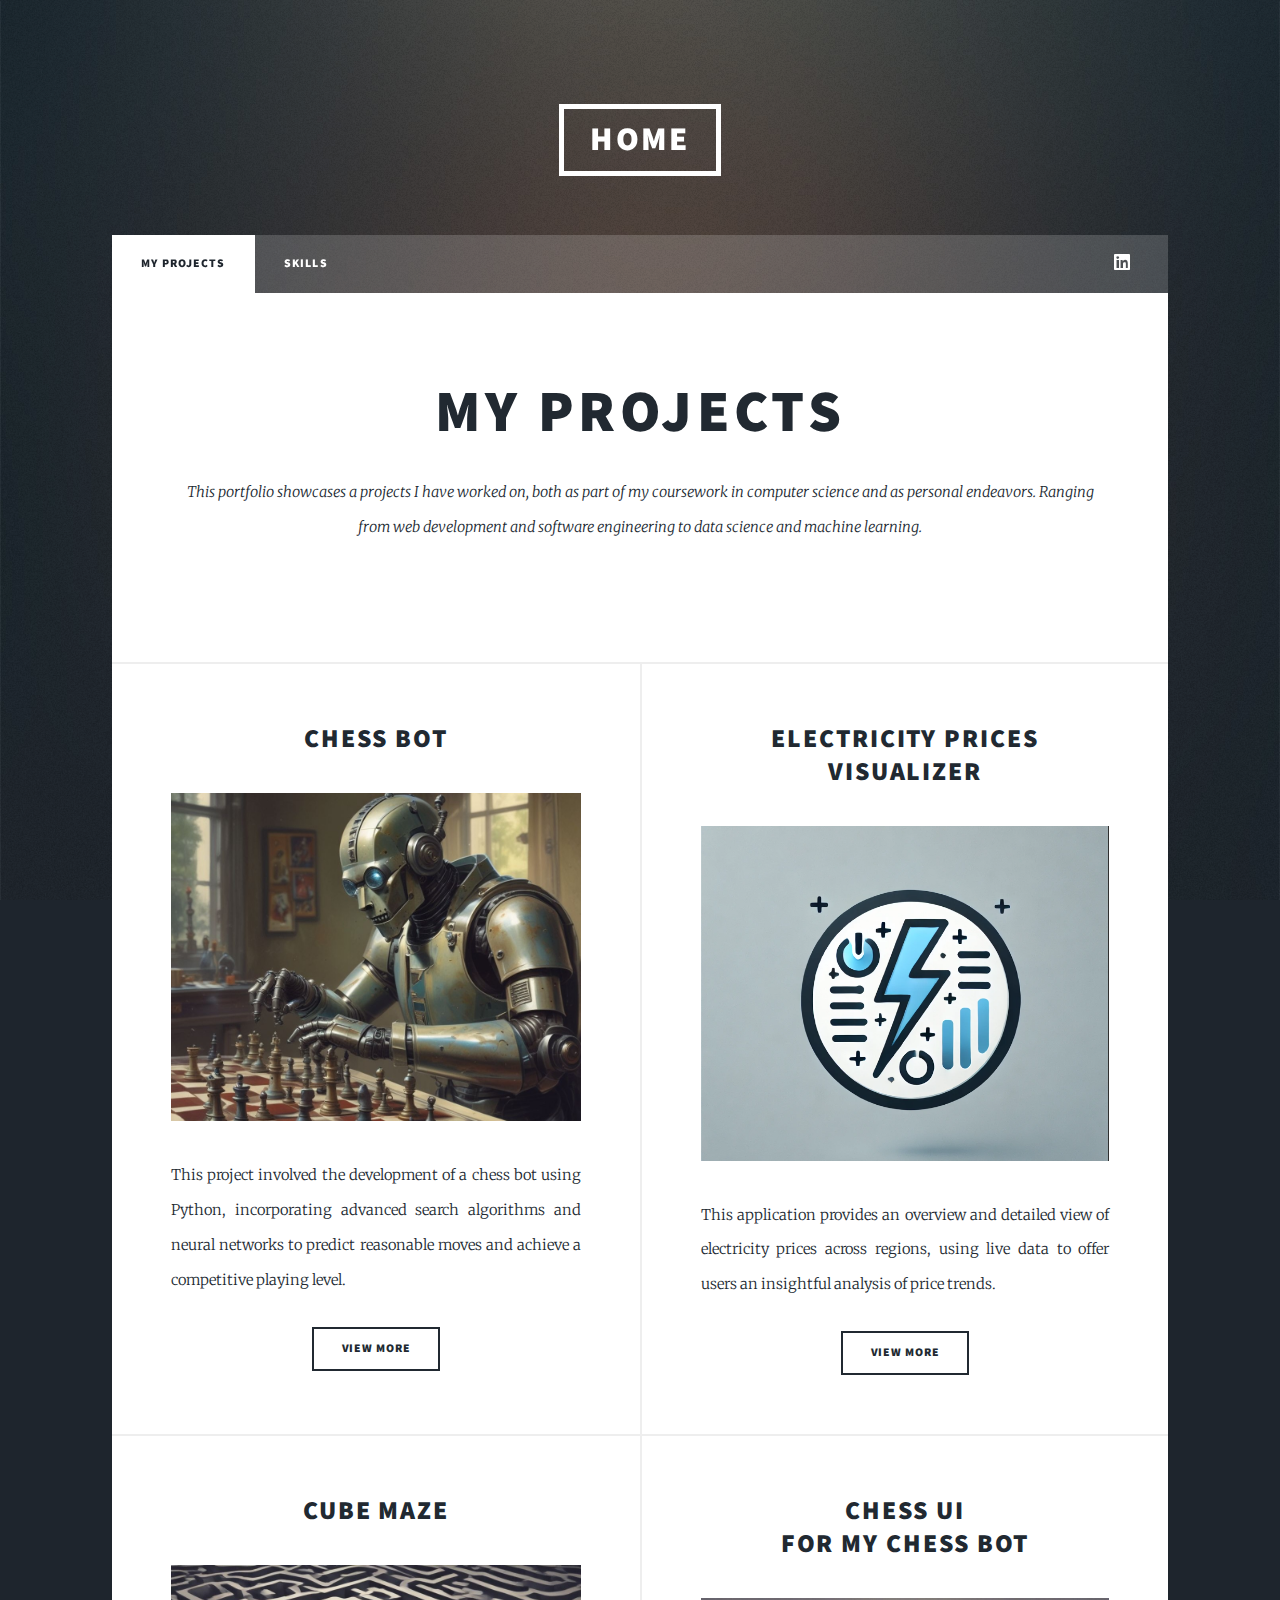
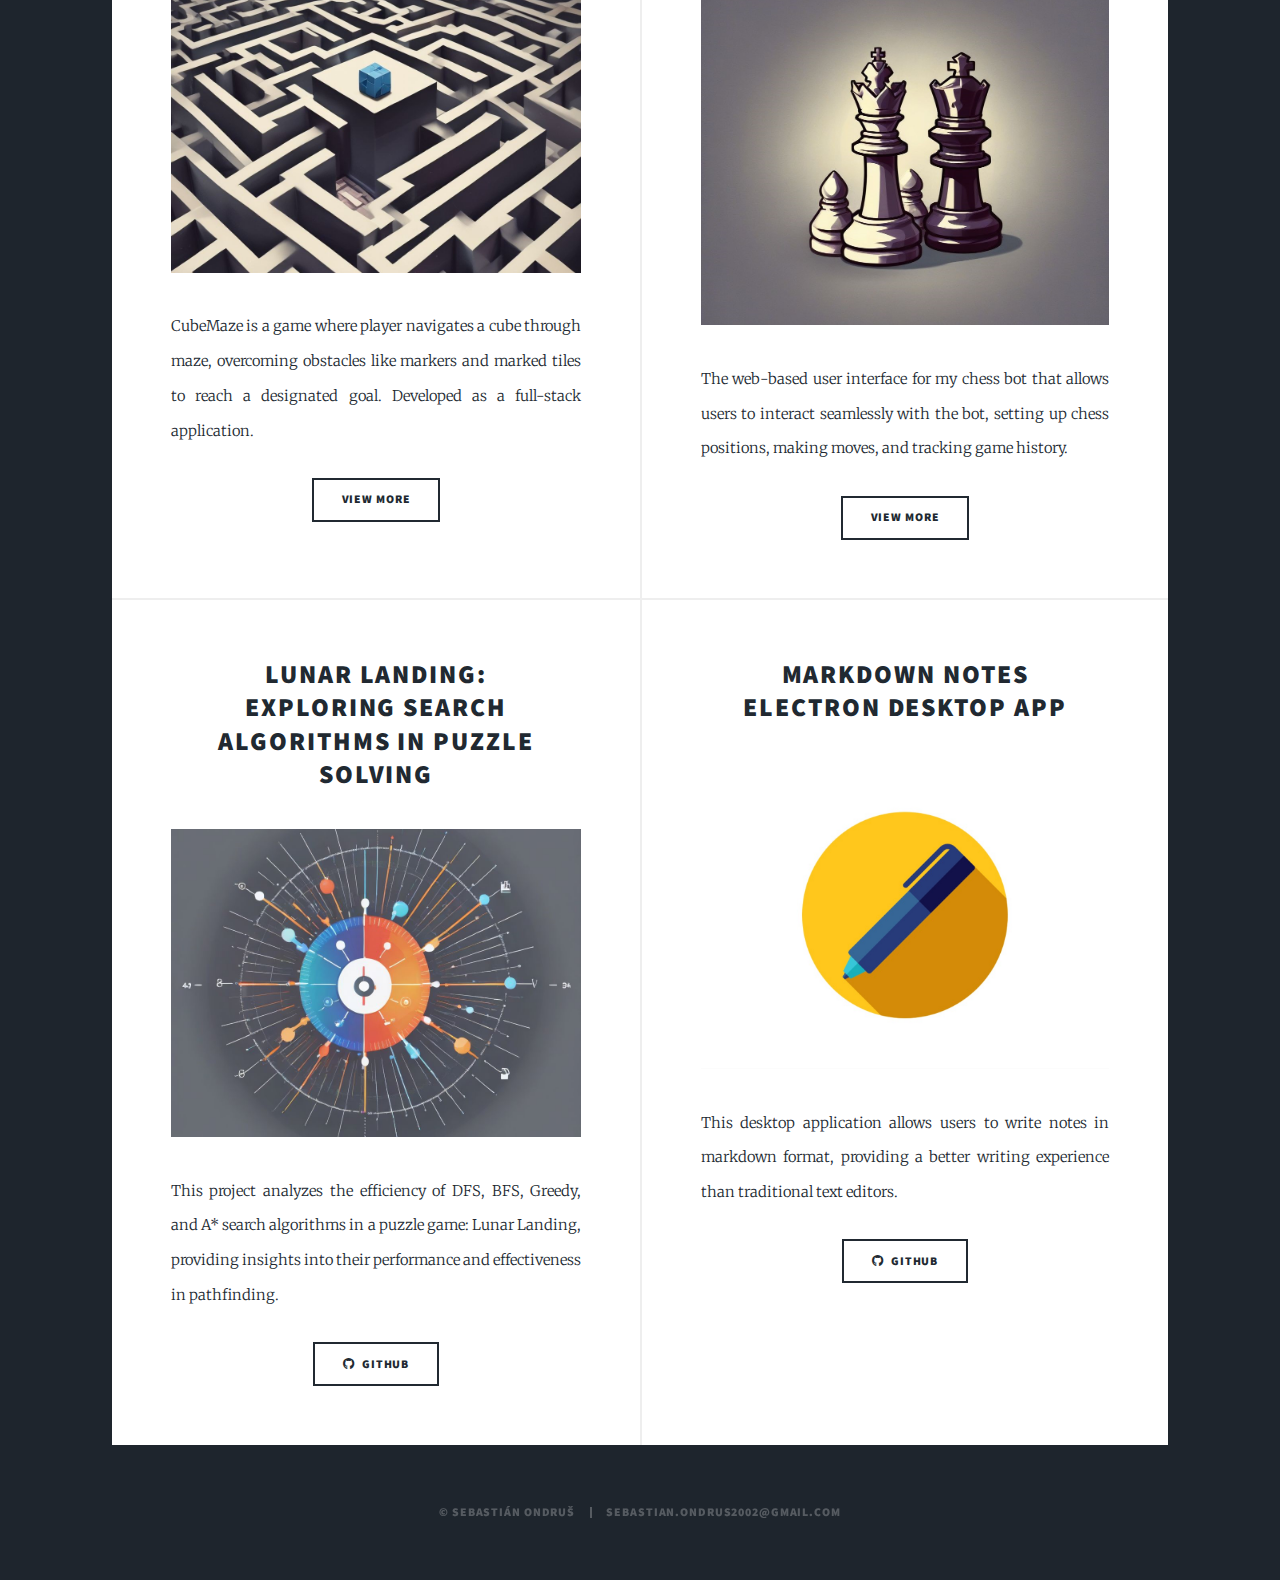
<file: projects.html>
<!DOCTYPE HTML>
<html>
	<head>
		<title>My Projects</title>
		<meta charset="utf-8" />
		<meta name="viewport" content="width=device-width, initial-scale=1, user-scalable=no" />
		<link rel="stylesheet" href="assets/css/main.css" />
		<noscript><link rel="stylesheet" href="assets/css/noscript.css" /></noscript>
	</head>
	<body class="is-preload">

		<!-- Wrapper -->
			<div id="wrapper">

				<!-- Header -->
					<header id="header">
						<a href="index.html" class="logo">Home</a>
					</header>

				<!-- Nav -->
					<nav id="nav">
						<ul class="links">
							<!-- <li class="active"><a href="index.html">Home</a></li> -->
							<li class="active"><a href="projects.html">My projects</a></li>
							<li><a href="skills.html">Skills</a></li>
						</ul>
						<ul class="icons">
							<li><a href="https://www.linkedin.com/in/sebasti%C3%A1n-ondru%C5%A1-29b173282/" target="_blank" class="icon brands fa-linkedin"><span class="label">LinkedIn</span></a></li>
							<!-- <li><a href="#" class="icon brands fa-github"><span class="label">GitHub</span></a></li> -->
						</ul>
					</nav>

				<!-- Main -->
                <div id="main">

                    <!-- Featured Post -->
                        <article class="post featured">
                            <header class="major">
                                <h2>My Projects</h2>
                                <p>This portfolio showcases a projects I have worked on, both as part of my coursework in computer science and as personal endeavors. Ranging from web development and software engineering to data science and machine learning.</p>
                            </header>  

                        </article>

                    <!-- Posts -->
                        <section class="posts">
                            <article>
                                <header>
                                    <h2><a href="projects/chessBot.html"></a>Chess bot</h2>
                                </header>
                                <a href="projects/chessBot.html" class="image fit"><img src="images/ai-chess.jpg" alt="" /></a>
                                <p>This project involved the development of a chess bot using Python, incorporating advanced search algorithms and neural networks to predict reasonable moves and achieve a competitive playing level.</p>
                                <ul class="actions special">
                                    <li><a href="projects/chessBot.html" class="button">View More</a></li>
                                </ul>
                            </article>
                            <article>
                                <header>
                                    <h2><a href="projects/electricity-app.html"></a>Electricity prices visualizer</h2>
                                </header>
                                <a href="projects/electricity-app.html" class="image fit"><img src="images/electricity-app.png" alt="" /></a>
                                <p>This application provides an overview and detailed view of electricity prices across regions, using live data to offer users an insightful analysis of price trends.</p>
                                <ul class="actions special">
                                    <li><a href="projects/electricity-app.html" class="button">View More</a></li>
                                </ul>
                            </article>
                            <article>
                                <header>
                                    <h2><a href="projects/cubeMaze.html">Cube Maze</h2>
                                </header>
                                <a href="projects/cubeMaze.html" class="image fit"><img src="images/cubeMaze.jpg" alt="" /></a>
                                <p>CubeMaze is a game where player navigates a cube through maze, overcoming obstacles like markers and marked tiles to reach a designated goal. Developed as a full-stack application.</p>
                                <ul class="actions special">
                                    <li><a href="projects/cubeMaze.html" class="button">View More</a></li>
                                </ul>
                            </article>
                            <article>
                                <header>
                                    <h2><a href="projects/chessUI.html">Chess UI<br />
                                    for my chess bot</a></h2>
                                </header>
                                <a href="projects/chessUI.html" class="image fit"><img src="images/chess-ui.jpeg" alt="" /></a>
                                <p>The web-based user interface for my chess bot that allows users to interact seamlessly with the bot, setting up chess positions, making moves, and tracking game history.</p>
                                <ul class="actions special">
                                    <li><a href="projects/chessUI.html" class="button">View More</a></li>
                                </ul>
                            </article>
                            <article>
                                <header>
                                    <h2><a href="https://github.com/SebastianOndrus/lunarLandingAlgs" target="_blank">Lunar Landing:</br>
                                        Exploring Search Algorithms in Puzzle Solving</a></h2>
                                </header>
                                <a href="https://github.com/SebastianOndrus/lunarLandingAlgs" target="_blank" class="image fit"><img src="images/alg-viz.jpg" alt="" /></a>
                                <p>This project analyzes the efficiency of DFS, BFS, Greedy, and A* search algorithms in a puzzle game: Lunar Landing,
                                     providing insights into their performance and effectiveness in pathfinding.</p>
                                <ul class="actions special">
                                    <li><a href="https://github.com/SebastianOndrus/lunarLandingAlgs" target="_blank" class="button icon brands fa-github">Github</a></li>
                                </ul>
                            </article>
                            <article>
                                <header>
                                    <h2><a href="https://github.com/SebastianOndrus/MarkdownNotes" target="_blank">Markdown Notes</br>
                                        Electron desktop app</a></h2>
                                </header>
                                <a href="https://github.com/SebastianOndrus/MarkdownNotes" target="_blank" class="image fit"><img src="images/markdown-notes.jpg" alt="" /></a>
                                <p>This desktop application allows users to write notes in markdown format, providing a better writing experience than traditional text editors.</p>
                                <ul class="actions special">
                                    <li><a href="https://github.com/SebastianOndrus/MarkdownNotes" target="_blank" class="button icon brands fa-github">Github</a></li>
                                </ul>
                            </article>
                            <!-- <article>
                                <header>
                                    <h2><a href="https://kamenspis.netlify.app/" target="_blank">Web Page for<br />
                                        stonemasonry company</a></h2>
                                </header>
                                <a href="https://kamenspis.netlify.app/" target="_blank" class="image fit"><img src="images/kamenspis.png" alt="" /></a>
                                <p>A stonemasonry company's website, built with React and Vite. Currently under development, featuring placeholder content and design elements.</p>
                                <ul class="actions special">
                                    <li><a href="https://kamenspis.netlify.app/" target="_blank" class="button">Visit Page</a></li>
                                </ul>
                            </article>
                            <article>
                                <header>
                                    <h2><a href="https://github.com/SebastianOndrus/copymaster" target="_blank">Copymaster project</a></h2>
                                </header>
                                <a href="https://github.com/SebastianOndrus/copymaster" target="_blank" class="image fit"><img src="images/copymaster.jpg" alt="" /></a>
                                <p>"Copymaster" is a versatile command-line tool for file copying, offering fast, slow, and precise copying options with features like seeking, permission management, and sparse copying.</p>
                                <ul class="actions special">
                                    <li><a href="https://github.com/SebastianOndrus/copymaster" target="_blank" class="button icon brands fa-github">Github</a></li>
                                </ul>
                            </article> -->
                            
                        </section>

            
                </div>

				<!-- Copyright -->
                <div id="copyright">
                    <ul><li>&copy; Sebastián Ondruš</li><li>sebastian.ondrus2002@gmail.com</li></ul>
                </div>

			</div>

		<!-- Scripts -->
			<script src="assets/js/jquery.min.js"></script>
			<script src="assets/js/jquery.scrollex.min.js"></script>
			<script src="assets/js/jquery.scrolly.min.js"></script>
			<script src="assets/js/browser.min.js"></script>
			<script src="assets/js/breakpoints.min.js"></script>
			<script src="assets/js/util.js"></script>
			<script src="assets/js/main.js"></script>

	</body>
</html>
</file>
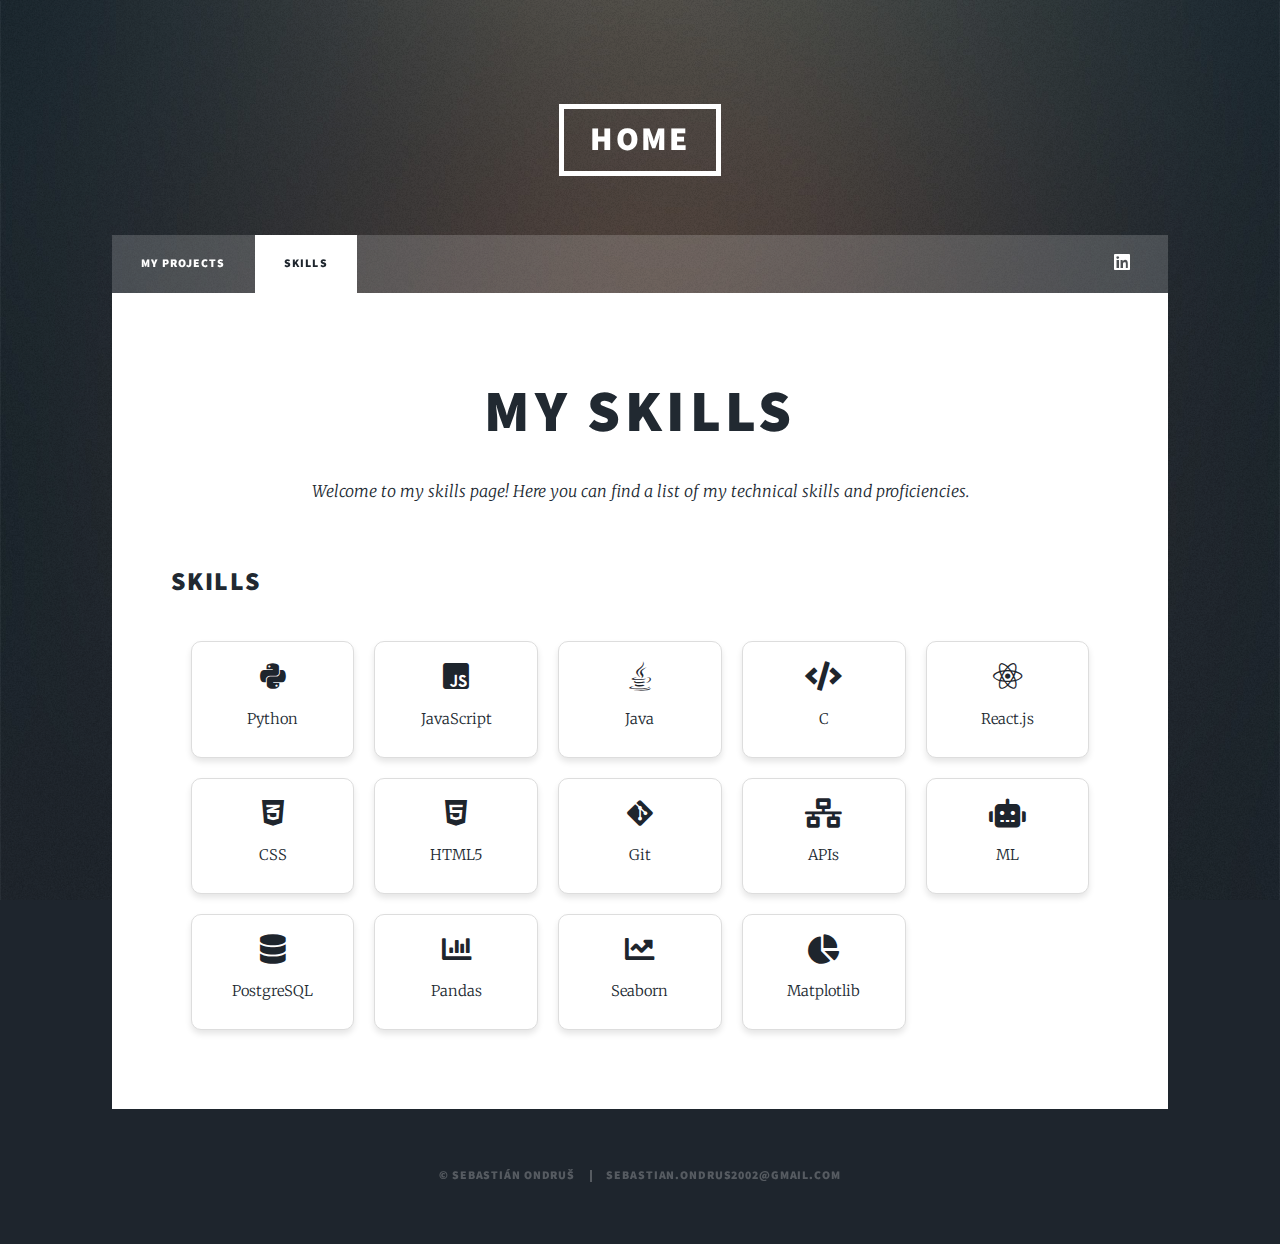
<file: skills.html>
<!DOCTYPE HTML>
<html>
	<head>
		<title>My Skills</title>
		<meta charset="utf-8" />
		<meta name="viewport" content="width=device-width, initial-scale=1, user-scalable=no" />
		<link rel="stylesheet" href="assets/css/main.css" />
		<noscript><link rel="stylesheet" href="assets/css/noscript.css" /></noscript>
	</head>
	<body class="is-preload">

		<!-- Wrapper -->
			<div id="wrapper">

				<!-- Header -->
					<header id="header">
						<a href="index.html" class="logo">Home</a>
					</header>

				<!-- Nav -->
					<nav id="nav">
						<ul class="links">
							<li><a href="projects.html">My Projects</a></li>
							<li class="active"><a href="skills.html">Skills</a></li>
						</ul>
						<ul class="icons">
							<li><a href="https://www.linkedin.com/in/sebasti%C3%A1n-ondru%C5%A1-29b173282/" target="_blank" class="icon brands fa-linkedin"><span class="label">LinkedIn</span></a></li>
						</ul>
					</nav>

				<!-- Main -->
		<div id="main">

			<!-- Post -->
			<section class="post">
				<header class="major">
					<h1>My skills</h1>
					<p>Welcome to my skills page! Here you can find a list of my technical skills and proficiencies.</p>
				</header>
				<!-- <div class="image main"><img src="images/pic01.jpg" alt="" /></div> -->
				<h2>Skills</h2>
				<div class="skills-grid">
					<div class="skill">
						<i class="fab fa-python"></i>
						<span>Python</span>
					</div>
					<div class="skill">
						<i class="fab fa-js-square"></i>
						<span>JavaScript</span>
					</div>
					<div class="skill">
						<i class="fab fa-java"></i>
						<span>Java</span>
					</div>
					<div class="skill">
						<i class="fas fa-code"></i>
						<span>C</span>
					</div>
					<div class="skill">
						<i class="fab fa-react"></i>
						<span>React.js</span>
					</div>
					<div class="skill">
						<i class="fab fa-css3-alt"></i>
						<span>CSS</span>
					</div>
					<div class="skill">
						<i class="fab fa-html5"></i>
						<span>HTML5</span>
					</div>
					<div class="skill">
						<i class="fab fa-git-alt"></i>
						<span>Git</span>
					</div>
					<div class="skill">
						<i class="fas fa-network-wired"></i> <!-- Using a network icon for APIs -->
						<span>APIs</span>
					</div>
					<div class="skill">
						<i class="fas fa-robot"></i>
						<span>ML</span>
					</div>
					<div class="skill">
						<i class="fas fa-database"></i>
						<span>PostgreSQL</span>
					</div>
					<div class="skill">
						<i class="fas fa-chart-bar"></i>
						<span>Pandas</span>
					</div>
					<div class="skill">
						<i class="fas fa-chart-line"></i>
						<span>Seaborn</span>
					</div>
					<div class="skill">
						<i class="fas fa-chart-pie"></i>
						<span>Matplotlib</span>
					</div>
				</div>
			</section>

		</div>
				<!-- Copyright -->
					<div id="copyright">
						<ul><li>&copy; Sebastián Ondruš</li><li>sebastian.ondrus2002@gmail.com</li></ul>
					</div>

			</div>

		<!-- Scripts -->
			<script src="assets/js/jquery.min.js"></script>
			<script src="assets/js/jquery.scrollex.min.js"></script>
			<script src="assets/js/jquery.scrolly.min.js"></script>
			<script src="assets/js/browser.min.js"></script>
			<script src="assets/js/breakpoints.min.js"></script>
			<script src="assets/js/util.js"></script>
			<script src="assets/js/main.js"></script>


            <style>
                .skills-grid {
                    display: grid;
                    grid-template-columns: repeat(auto-fit, minmax(150px, 1fr));
                    gap: 20px;
                    padding: 20px;
                    background: white;
                    border-radius: 10px;
                }
                .skill {
                    display: flex;
                    flex-direction: column;
                    align-items: center;
                    justify-content: center;
                    background: white;
                    border: 1px solid #ddd;
                    border-radius: 10px;
                    padding: 20px;
                    text-align: center;
                    box-shadow: 0 4px 6px rgba(0, 0, 0, 0.1);
                }
                .skill i {
                    font-size: 2rem;
                    margin-bottom: 10px;
                    color: #1e252d;
                }
            </style>
	</body>
</html>
</file>
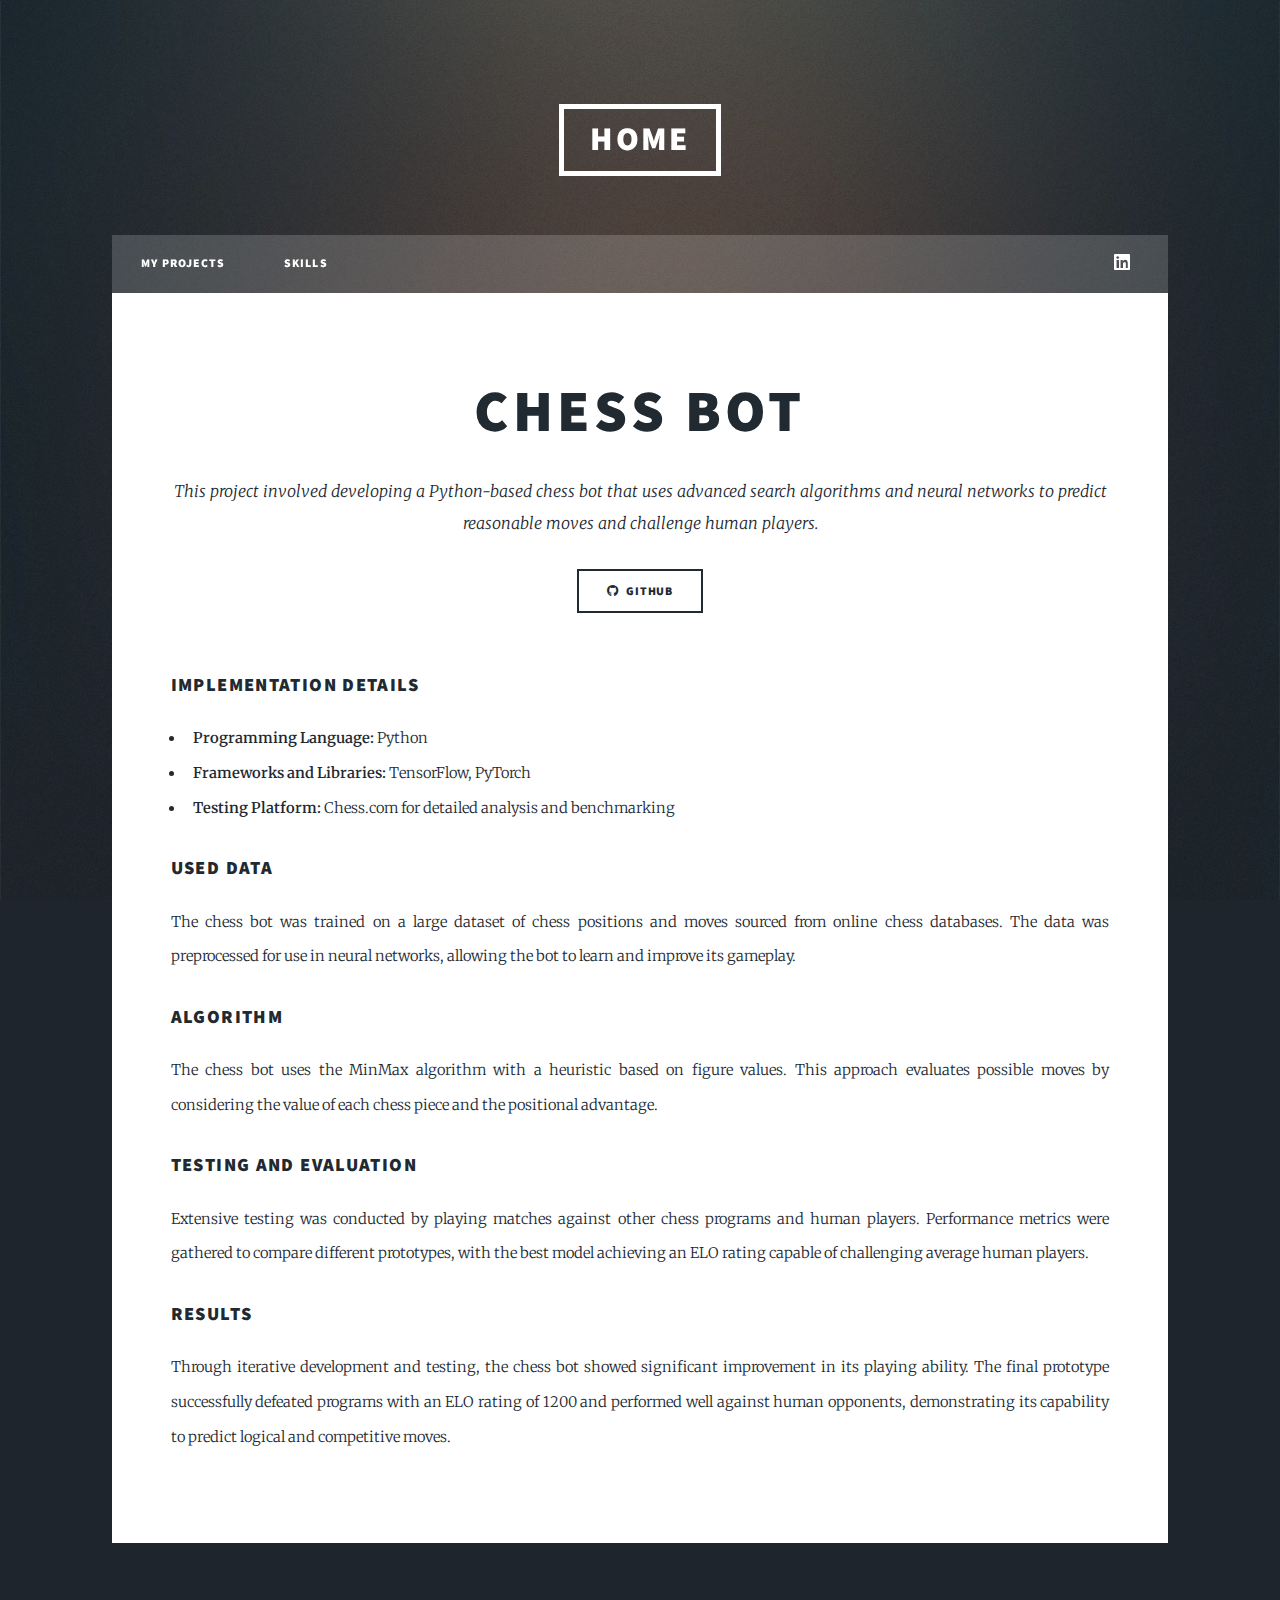
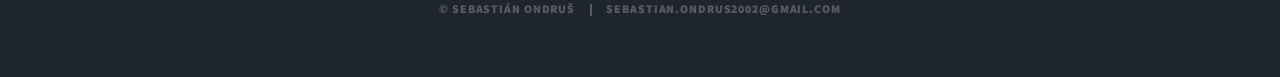
<file: projects/chessBot.html>
<!DOCTYPE HTML>
<html>
	<head>
		<title>Chess Bot</title>
		<meta charset="utf-8" />
		<meta name="viewport" content="width=device-width, initial-scale=1, user-scalable=no" />
		<link rel="stylesheet" href="../assets/css/main.css" />
		<noscript><link rel="stylesheet" href="../assets/css/noscript.css" /></noscript>
	</head>
	<body class="is-preload">

		<!-- Wrapper -->
			<div id="wrapper">

				<!-- Header -->
					<header id="header">
						<a href="../index.html" class="logo">Home</a>
					</header>

				<!-- Nav -->
					<nav id="nav">
						<ul class="links">
							<li><a href="../projects.html">My Projects</a></li>
							<li><a href="../skills.html">Skills</a></li>
						</ul>
						<ul class="icons">
                            <li><a href="https://www.linkedin.com/in/sebasti%C3%A1n-ondru%C5%A1-29b173282/" target="_blank" class="icon brands fa-linkedin"><span class="label">LinkedIn</span></a></li>
						</ul>
					</nav>

				<!-- Main -->
					<div id="main">

						<!-- Post -->
							<section class="post">
								<header class="major">
									<h1>Chess Bot</h1>
									<p>This project involved developing a Python-based chess bot that uses advanced search algorithms and neural networks to predict reasonable moves and challenge human players.</p>
                                    <div>
                                        <a href="https://github.com/SebastianOndrus/chessBot-backend" target="_blank" class="button icon brands fa-github">Github</a></li>
                                    </div>
								</header>
                                <h3>Implementation Details</h3>
                                    <ul>
                                        <li><b>Programming Language:</b> Python</li>
                                        <li><b>Frameworks and Libraries:</b> TensorFlow, PyTorch</li>
                                        <li><b>Testing Platform:</b> Chess.com for detailed analysis and benchmarking</li>
                                    </ul>
                                <h3>Used data</h3>
                                <p>The chess bot was trained on a large dataset of chess positions and moves sourced from online chess databases. The data was preprocessed for use in neural networks, allowing the bot to learn and improve its gameplay.</p>
                                <h3>Algorithm</h3>
                                <p>The chess bot uses the MinMax algorithm with a heuristic based on figure values. This approach evaluates possible moves by considering the value of each chess piece and the positional advantage.</p>
                                <h3>Testing and Evaluation</h3>
                                <p>Extensive testing was conducted by playing matches against other chess programs and human players. Performance metrics were gathered to compare different prototypes, with the best model achieving an ELO rating capable of challenging average human players.</p>
                                <h3>Results</h3>
                                <p>Through iterative development and testing, the chess bot showed significant improvement in its playing ability. The final prototype successfully defeated programs with an ELO rating of 1200 and performed well against human opponents, demonstrating its capability to predict logical and competitive moves.</p>
                            
                            </section>

					</div>

				<!-- Copyright -->
                <div id="copyright">
					<ul><li>&copy; Sebastián Ondruš</li><li>sebastian.ondrus2002@gmail.com</li></ul>
				</div>

			</div>

		<!-- Scripts -->
			<script src="../assets/js/jquery.min.js"></script>
			<script src="../assets/js/jquery.scrollex.min.js"></script>
			<script src="../assets/js/jquery.scrolly.min.js"></script>
			<script src="../assets/js/browser.min.js"></script>
			<script src="../assets/js/breakpoints.min.js"></script>
			<script src="../assets/js/util.js"></script>
			<script src="../assets/js/main.js"></script>

	</body>
</html>
</file>
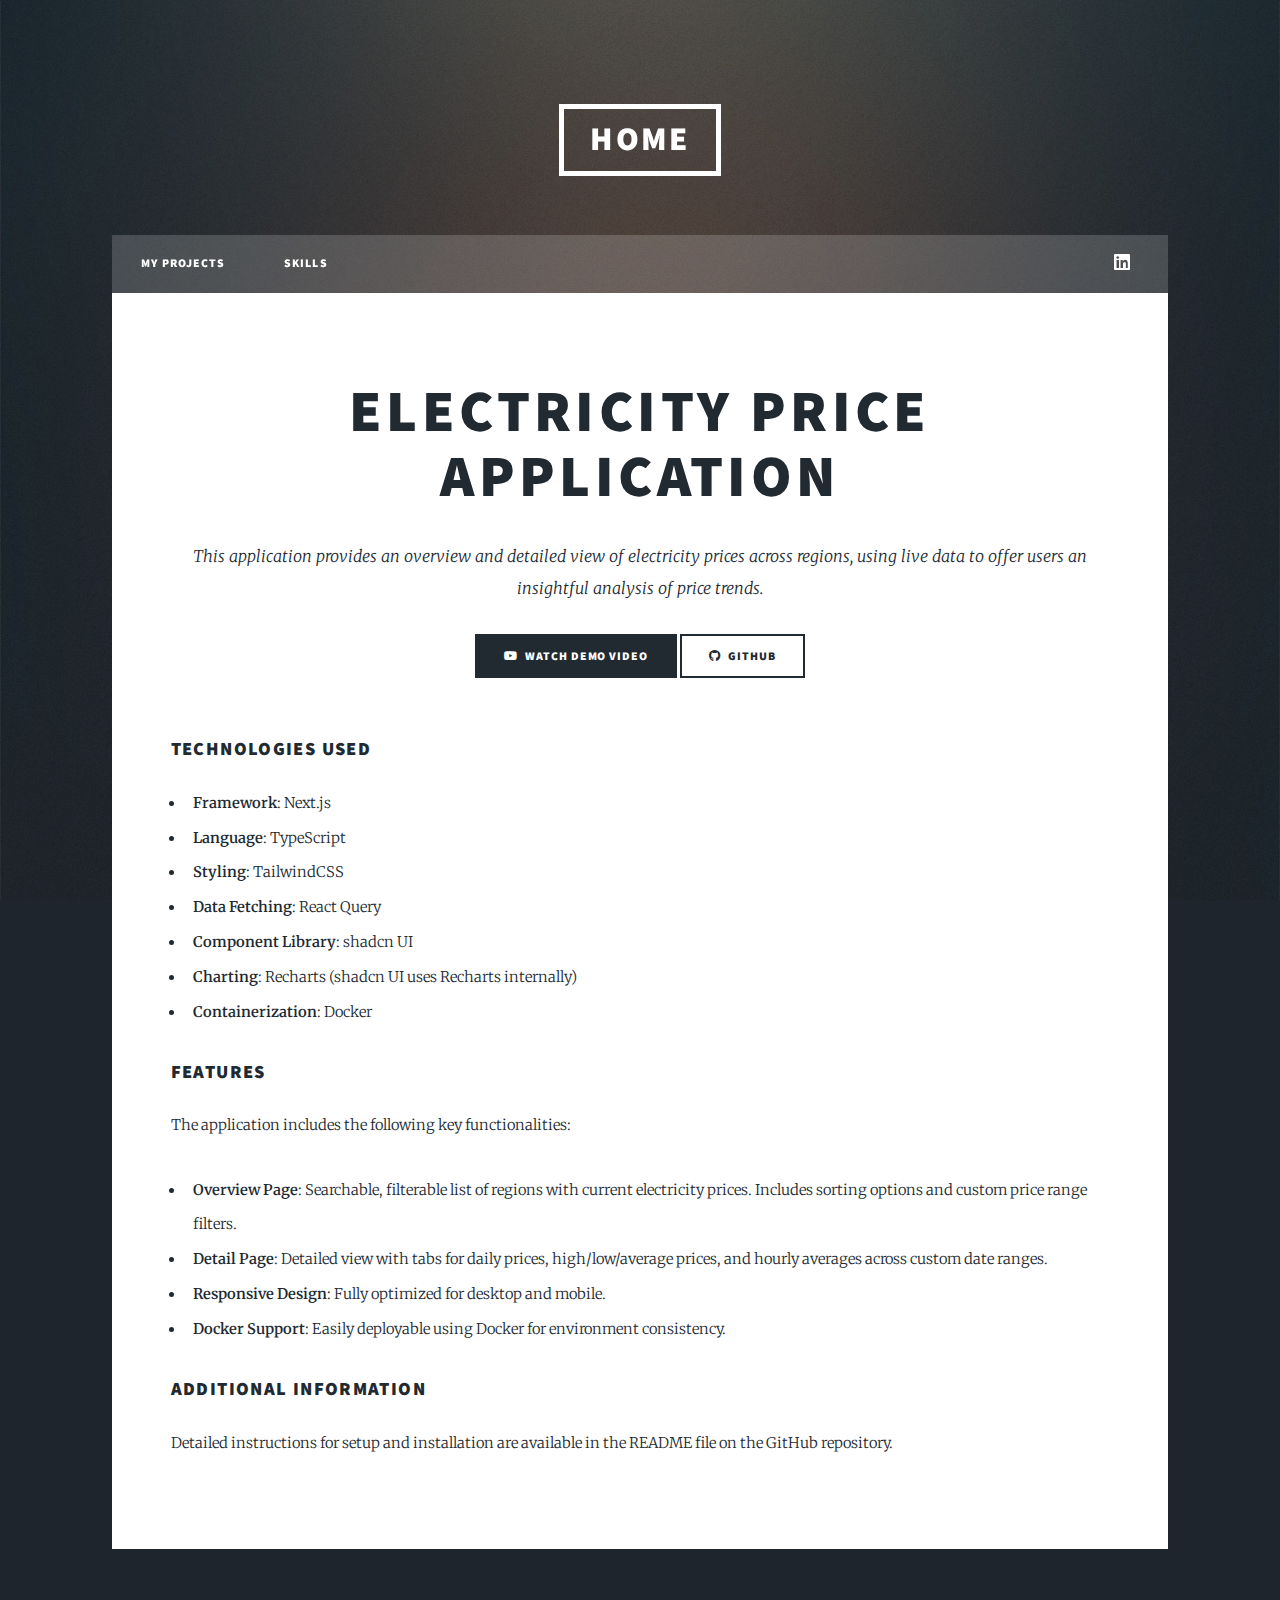
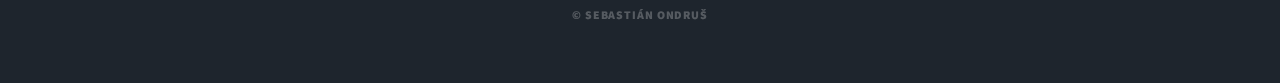
<file: projects/electricity-app.html>
<!DOCTYPE HTML>
<html>
<head>
    <title>Electricity Price Application</title>
    <meta charset="utf-8" />
    <meta name="viewport" content="width=device-width, initial-scale=1, user-scalable=no" />
    <link rel="stylesheet" href="../assets/css/main.css" />
    <noscript><link rel="stylesheet" href="../assets/css/noscript.css" /></noscript>
</head>
<body class="is-preload">

    <!-- Wrapper -->
    <div id="wrapper">

        <!-- Header -->
        <header id="header">
            <a href="../index.html" class="logo">Home</a>
        </header>

        <!-- Nav -->
        <nav id="nav">
            <ul class="links">
                <li><a href="../projects.html">My Projects</a></li>
                <li><a href="../skills.html">Skills</a></li>
            </ul>
            <ul class="icons">
                <li><a href="https://www.linkedin.com/in/sebasti%C3%A1n-ondru%C5%A1-29b173282/" target="_blank" class="icon brands fa-linkedin"><span class="label">LinkedIn</span></a></li>
            </ul>
        </nav>

        <!-- Main -->
        <div id="main">

            <!-- Post -->
            <section class="post">
                <header class="major">
                    <h1>Electricity Price Application</h1>
                    <p>This application provides an overview and detailed view of electricity prices across regions, using live data to offer users an insightful analysis of price trends.</p>
                    <div>
                        <a href="https://youtu.be/ADnPR82toPs" target="_blank" class="button primary icon brands fa-youtube">Watch Demo Video</a></li>
                        <a href="https://github.com/SebastianOndrus/electricity-price-app" target="_blank" class="button icon brands fa-github">Github</a></li>
                    </div>
                </header>

                <h3>Technologies Used</h3>
                <ul>
                    <li><b>Framework</b>: Next.js</li>
                    <li><b>Language</b>: TypeScript</li>
                    <li><b>Styling</b>: TailwindCSS</li>
                    <li><b>Data Fetching</b>: React Query</li>
                    <li><b>Component Library</b>: shadcn UI</li>
                    <li><b>Charting</b>: Recharts (shadcn UI uses Recharts internally)
                    <li><b>Containerization</b>: Docker</li>
                </ul>

                <h3>Features</h3>
                <p>The application includes the following key functionalities:</p>
                <ul>
                    <li><b>Overview Page</b>: Searchable, filterable list of regions with current electricity prices. Includes sorting options and custom price range filters.</li>
                    <li><b>Detail Page</b>: Detailed view with tabs for daily prices, high/low/average prices, and hourly averages across custom date ranges.</li>
                    <li><b>Responsive Design</b>: Fully optimized for desktop and mobile.</li>
                    <li><b>Docker Support</b>: Easily deployable using Docker for environment consistency.</li>
                </ul>

                <h3>Additional Information</h3>
                <p>Detailed instructions for setup and installation are available in the README file on the GitHub repository.</p>

            </section>

        </div>

        <!-- Copyright -->
        <div id="copyright">
            <ul><li>&copy; Sebastián Ondruš</li></ul>
        </div>

    </div>

    <!-- Scripts -->
    <script src="../assets/js/jquery.min.js"></script>
    <script src="../assets/js/jquery.scrollex.min.js"></script>
    <script src="../assets/js/jquery.scrolly.min.js"></script>
    <script src="../assets/js/browser.min.js"></script>
    <script src="../assets/js/breakpoints.min.js"></script>
    <script src="../assets/js/util.js"></script>
    <script src="../assets/js/main.js"></script>

</body>
</html>
</file>
<file: assets/css/main.css>
@import url(fontawesome-all.min.css);
@import url("https://fonts.googleapis.com/css?family=Merriweather:300,700,300italic,700italic|Source+Sans+Pro:900");

/*
	Massively by HTML5 UP
	html5up.net | @ajlkn
	Free for personal and commercial use under the CCA 3.0 license (html5up.net/license)
*/

html, body, div, span, applet, object,
iframe, h1, h2, h3, h4, h5, h6, p, blockquote,
pre, a, abbr, acronym, address, big, cite,
code, del, dfn, em, img, ins, kbd, q, s, samp,
small, strike, strong, sub, sup, tt, var, b,
u, i, center, dl, dt, dd, ol, ul, li, fieldset,
form, label, legend, table, caption, tbody,
tfoot, thead, tr, th, td, article, aside,
canvas, details, embed, figure, figcaption,
footer, header, hgroup, menu, nav, output, ruby,
section, summary, time, mark, audio, video {
	margin: 0;
	padding: 0;
	border: 0;
	font-size: 100%;
	font: inherit;
	vertical-align: baseline;}

article, aside, details, figcaption, figure,
footer, header, hgroup, menu, nav, section {
	display: block;}

body {
	line-height: 1;
}

ol, ul {
	list-style: none;
}

blockquote, q {
	quotes: none;
}

	blockquote:before, blockquote:after, q:before, q:after {
		content: '';
		content: none;
	}

table {
	border-collapse: collapse;
	border-spacing: 0;
}

body {
	-webkit-text-size-adjust: none;
}

mark {
	background-color: transparent;
	color: inherit;
}

input::-moz-focus-inner {
	border: 0;
	padding: 0;
}

input, select, textarea {
	-moz-appearance: none;
	-webkit-appearance: none;
	-ms-appearance: none;
	appearance: none;
}

/* Basic */

	@-ms-viewport {
		width: device-width;
	}

	body {
		-ms-overflow-style: scrollbar;
	}

	@media screen and (max-width: 480px) {

		html, body {
			min-width: 320px;
		}

	}

	html {
		box-sizing: border-box;
	}

	*, *:before, *:after {
		box-sizing: inherit;
	}

	body {
		background-color: #1e252d;
	}

		body.is-preload *, body.is-preload *:before, body.is-preload *:after {
			-moz-animation: none !important;
			-webkit-animation: none !important;
			-ms-animation: none !important;
			animation: none !important;
			-moz-transition: none !important;
			-webkit-transition: none !important;
			-ms-transition: none !important;
			transition: none !important;
		}

/* Type */

	html {
		font-size: 16pt;
	}

		@media screen and (max-width: 1680px) {

			html {
				font-size: 12pt;
			}

		}

		@media screen and (max-width: 1280px) {

			html {
				font-size: 11pt;
			}

		}

		@media screen and (max-width: 360px) {

			html {
				font-size: 10pt;
			}

		}

	body {
		color: #212931;
	}

	body, input, select, textarea {
		font-family: "Merriweather", Georgia, serif;
		font-weight: 300;
		font-size: 1rem;
		line-height: 2.375;
	}

	a {
		-moz-transition: color 0.2s ease-in-out, background-color 0.2s ease-in-out, border-color 0.2s ease-in-out, box-shadow 0.2s ease-in-out;
		-webkit-transition: color 0.2s ease-in-out, background-color 0.2s ease-in-out, border-color 0.2s ease-in-out, box-shadow 0.2s ease-in-out;
		-ms-transition: color 0.2s ease-in-out, background-color 0.2s ease-in-out, border-color 0.2s ease-in-out, box-shadow 0.2s ease-in-out;
		transition: color 0.2s ease-in-out, background-color 0.2s ease-in-out, border-color 0.2s ease-in-out, box-shadow 0.2s ease-in-out;
		border-bottom: dotted 1px;
		text-decoration: none;
	}

		a:hover {
			border-bottom-color: transparent;
		}

	strong, b {
		font-weight: 600;
	}

	em, i {
		font-style: italic;
	}

	p {
		text-align: justify;
		margin: 0 0 2rem 0;
	}

	h1, h2, h3, h4, h5, h6 {
		font-family: "Source Sans Pro", Helvetica, sans-serif;
		font-weight: 900;
		line-height: 1.5;
		letter-spacing: 0.075em;
		text-transform: uppercase;
		margin: 0 0 1rem 0;
	}

		h1 a, h2 a, h3 a, h4 a, h5 a, h6 a {
			border-bottom: 0;
			color: inherit;
			text-decoration: none;
		}

	h1 {
		font-size: 4rem;
		line-height: 1.1;
		margin: 0 0 2rem 0;
	}

	h2 {
		font-size: 1.75rem;
		line-height: 1.3;
		margin: 0 0 1.5rem 0;
	}

	h3 {
		font-size: 1.25rem;
		margin: 0 0 1.5rem 0;
	}

	h4 {
		font-size: 1rem;
	}

	h5 {
		font-size: 0.9rem;
	}

	h6 {
		font-size: 0.8rem;
	}

	sub {
		font-size: 0.8rem;
		position: relative;
		top: 0.5rem;
	}

	sup {
		font-size: 0.8rem;
		position: relative;
		top: -0.5rem;
	}

	blockquote {
		border-left: solid 4px;
		font-style: italic;
		margin: 0 0 2rem 0;
		padding: 0.5rem 0 0.5rem 2rem;
	}

	code {
		border: solid 2px;
		font-family: "Courier New", monospace;
		font-size: 0.9rem;
		margin: 0 0.25rem;
		padding: 0.25rem 0.65rem;
	}

	pre {
		-webkit-overflow-scrolling: touch;
		font-family: "Courier New", monospace;
		font-size: 0.9rem;
		margin: 0 0 2rem 0;
	}

		pre code {
			display: block;
			line-height: 1.75;
			padding: 1rem 1.5rem;
			overflow-x: auto;
		}

	hr {
		border: 0;
		border-bottom: solid 2px;
		margin: 3rem 0;
	}

		hr.major {
			margin: 5rem 0;
		}

	.align-left {
		text-align: left;
	}

	.align-center {
		text-align: center;
	}

	.align-right {
		text-align: right;
	}

	input, select, textarea {
		color: #212931;
	}

	a {
		color: #212931;
		border-bottom-color: rgba(33, 41, 49, 0.5);
	}

		a:hover {
			border-bottom-color: transparent;
			color: #18bfef !important;
		}

	strong, b {
		color: #212931;
	}

	h1, h2, h3, h4, h5, h6 {
		color: #212931;
	}

	blockquote {
		border-left-color: #eeeeee;
	}

	code {
		background: rgba(220, 220, 220, 0.25);
		border-color: #eeeeee;
	}

	hr {
		border-bottom-color: #eeeeee;
	}

/* Row */

	.row {
		display: flex;
		flex-wrap: wrap;
		box-sizing: border-box;
		align-items: stretch;
	}

		.row > * {
			box-sizing: border-box;
		}

		.row.gtr-uniform > * > :last-child {
			margin-bottom: 0;
		}

		.row.aln-left {
			justify-content: flex-start;
		}

		.row.aln-center {
			justify-content: center;
		}

		.row.aln-right {
			justify-content: flex-end;
		}

		.row.aln-top {
			align-items: flex-start;
		}

		.row.aln-middle {
			align-items: center;
		}

		.row.aln-bottom {
			align-items: flex-end;
		}

		.row > .imp {
			order: -1;
		}

		.row > .col-1 {
			width: 8.33333%;
		}

		.row > .off-1 {
			margin-left: 8.33333%;
		}

		.row > .col-2 {
			width: 16.66667%;
		}

		.row > .off-2 {
			margin-left: 16.66667%;
		}

		.row > .col-3 {
			width: 25%;
		}

		.row > .off-3 {
			margin-left: 25%;
		}

		.row > .col-4 {
			width: 33.33333%;
		}

		.row > .off-4 {
			margin-left: 33.33333%;
		}

		.row > .col-5 {
			width: 41.66667%;
		}

		.row > .off-5 {
			margin-left: 41.66667%;
		}

		.row > .col-6 {
			width: 50%;
		}

		.row > .off-6 {
			margin-left: 50%;
		}

		.row > .col-7 {
			width: 58.33333%;
		}

		.row > .off-7 {
			margin-left: 58.33333%;
		}

		.row > .col-8 {
			width: 66.66667%;
		}

		.row > .off-8 {
			margin-left: 66.66667%;
		}

		.row > .col-9 {
			width: 75%;
		}

		.row > .off-9 {
			margin-left: 75%;
		}

		.row > .col-10 {
			width: 83.33333%;
		}

		.row > .off-10 {
			margin-left: 83.33333%;
		}

		.row > .col-11 {
			width: 91.66667%;
		}

		.row > .off-11 {
			margin-left: 91.66667%;
		}

		.row > .col-12 {
			width: 100%;
		}

		.row > .off-12 {
			margin-left: 100%;
		}

		.row.gtr-0 {
			margin-top: 0;
			margin-left: 0rem;
		}

			.row.gtr-0 > * {
				padding: 0 0 0 0rem;
			}

			.row.gtr-0.gtr-uniform {
				margin-top: 0rem;
			}

				.row.gtr-0.gtr-uniform > * {
					padding-top: 0rem;
				}

		.row.gtr-25 {
			margin-top: 0;
			margin-left: -0.375rem;
		}

			.row.gtr-25 > * {
				padding: 0 0 0 0.375rem;
			}

			.row.gtr-25.gtr-uniform {
				margin-top: -0.375rem;
			}

				.row.gtr-25.gtr-uniform > * {
					padding-top: 0.375rem;
				}

		.row.gtr-50 {
			margin-top: 0;
			margin-left: -0.75rem;
		}

			.row.gtr-50 > * {
				padding: 0 0 0 0.75rem;
			}

			.row.gtr-50.gtr-uniform {
				margin-top: -0.75rem;
			}

				.row.gtr-50.gtr-uniform > * {
					padding-top: 0.75rem;
				}

		.row {
			margin-top: 0;
			margin-left: -1.5rem;
		}

			.row > * {
				padding: 0 0 0 1.5rem;
			}

			.row.gtr-uniform {
				margin-top: -1.5rem;
			}

				.row.gtr-uniform > * {
					padding-top: 1.5rem;
				}

		.row.gtr-150 {
			margin-top: 0;
			margin-left: -2.25rem;
		}

			.row.gtr-150 > * {
				padding: 0 0 0 2.25rem;
			}

			.row.gtr-150.gtr-uniform {
				margin-top: -2.25rem;
			}

				.row.gtr-150.gtr-uniform > * {
					padding-top: 2.25rem;
				}

		.row.gtr-200 {
			margin-top: 0;
			margin-left: -3rem;
		}

			.row.gtr-200 > * {
				padding: 0 0 0 3rem;
			}

			.row.gtr-200.gtr-uniform {
				margin-top: -3rem;
			}

				.row.gtr-200.gtr-uniform > * {
					padding-top: 3rem;
				}

		@media screen and (max-width: 1680px) {

			.row {
				display: flex;
				flex-wrap: wrap;
				box-sizing: border-box;
				align-items: stretch;
			}

				.row > * {
					box-sizing: border-box;
				}

				.row.gtr-uniform > * > :last-child {
					margin-bottom: 0;
				}

				.row.aln-left {
					justify-content: flex-start;
				}

				.row.aln-center {
					justify-content: center;
				}

				.row.aln-right {
					justify-content: flex-end;
				}

				.row.aln-top {
					align-items: flex-start;
				}

				.row.aln-middle {
					align-items: center;
				}

				.row.aln-bottom {
					align-items: flex-end;
				}

				.row > .imp-xlarge {
					order: -1;
				}

				.row > .col-1-xlarge {
					width: 8.33333%;
				}

				.row > .off-1-xlarge {
					margin-left: 8.33333%;
				}

				.row > .col-2-xlarge {
					width: 16.66667%;
				}

				.row > .off-2-xlarge {
					margin-left: 16.66667%;
				}

				.row > .col-3-xlarge {
					width: 25%;
				}

				.row > .off-3-xlarge {
					margin-left: 25%;
				}

				.row > .col-4-xlarge {
					width: 33.33333%;
				}

				.row > .off-4-xlarge {
					margin-left: 33.33333%;
				}

				.row > .col-5-xlarge {
					width: 41.66667%;
				}

				.row > .off-5-xlarge {
					margin-left: 41.66667%;
				}

				.row > .col-6-xlarge {
					width: 50%;
				}

				.row > .off-6-xlarge {
					margin-left: 50%;
				}

				.row > .col-7-xlarge {
					width: 58.33333%;
				}

				.row > .off-7-xlarge {
					margin-left: 58.33333%;
				}

				.row > .col-8-xlarge {
					width: 66.66667%;
				}

				.row > .off-8-xlarge {
					margin-left: 66.66667%;
				}

				.row > .col-9-xlarge {
					width: 75%;
				}

				.row > .off-9-xlarge {
					margin-left: 75%;
				}

				.row > .col-10-xlarge {
					width: 83.33333%;
				}

				.row > .off-10-xlarge {
					margin-left: 83.33333%;
				}

				.row > .col-11-xlarge {
					width: 91.66667%;
				}

				.row > .off-11-xlarge {
					margin-left: 91.66667%;
				}

				.row > .col-12-xlarge {
					width: 100%;
				}

				.row > .off-12-xlarge {
					margin-left: 100%;
				}

				.row.gtr-0 {
					margin-top: 0;
					margin-left: 0rem;
				}

					.row.gtr-0 > * {
						padding: 0 0 0 0rem;
					}

					.row.gtr-0.gtr-uniform {
						margin-top: 0rem;
					}

						.row.gtr-0.gtr-uniform > * {
							padding-top: 0rem;
						}

				.row.gtr-25 {
					margin-top: 0;
					margin-left: -0.375rem;
				}

					.row.gtr-25 > * {
						padding: 0 0 0 0.375rem;
					}

					.row.gtr-25.gtr-uniform {
						margin-top: -0.375rem;
					}

						.row.gtr-25.gtr-uniform > * {
							padding-top: 0.375rem;
						}

				.row.gtr-50 {
					margin-top: 0;
					margin-left: -0.75rem;
				}

					.row.gtr-50 > * {
						padding: 0 0 0 0.75rem;
					}

					.row.gtr-50.gtr-uniform {
						margin-top: -0.75rem;
					}

						.row.gtr-50.gtr-uniform > * {
							padding-top: 0.75rem;
						}

				.row {
					margin-top: 0;
					margin-left: -1.5rem;
				}

					.row > * {
						padding: 0 0 0 1.5rem;
					}

					.row.gtr-uniform {
						margin-top: -1.5rem;
					}

						.row.gtr-uniform > * {
							padding-top: 1.5rem;
						}

				.row.gtr-150 {
					margin-top: 0;
					margin-left: -2.25rem;
				}

					.row.gtr-150 > * {
						padding: 0 0 0 2.25rem;
					}

					.row.gtr-150.gtr-uniform {
						margin-top: -2.25rem;
					}

						.row.gtr-150.gtr-uniform > * {
							padding-top: 2.25rem;
						}

				.row.gtr-200 {
					margin-top: 0;
					margin-left: -3rem;
				}

					.row.gtr-200 > * {
						padding: 0 0 0 3rem;
					}

					.row.gtr-200.gtr-uniform {
						margin-top: -3rem;
					}

						.row.gtr-200.gtr-uniform > * {
							padding-top: 3rem;
						}

		}

		@media screen and (max-width: 1280px) {

			.row {
				display: flex;
				flex-wrap: wrap;
				box-sizing: border-box;
				align-items: stretch;
			}

				.row > * {
					box-sizing: border-box;
				}

				.row.gtr-uniform > * > :last-child {
					margin-bottom: 0;
				}

				.row.aln-left {
					justify-content: flex-start;
				}

				.row.aln-center {
					justify-content: center;
				}

				.row.aln-right {
					justify-content: flex-end;
				}

				.row.aln-top {
					align-items: flex-start;
				}

				.row.aln-middle {
					align-items: center;
				}

				.row.aln-bottom {
					align-items: flex-end;
				}

				.row > .imp-large {
					order: -1;
				}

				.row > .col-1-large {
					width: 8.33333%;
				}

				.row > .off-1-large {
					margin-left: 8.33333%;
				}

				.row > .col-2-large {
					width: 16.66667%;
				}

				.row > .off-2-large {
					margin-left: 16.66667%;
				}

				.row > .col-3-large {
					width: 25%;
				}

				.row > .off-3-large {
					margin-left: 25%;
				}

				.row > .col-4-large {
					width: 33.33333%;
				}

				.row > .off-4-large {
					margin-left: 33.33333%;
				}

				.row > .col-5-large {
					width: 41.66667%;
				}

				.row > .off-5-large {
					margin-left: 41.66667%;
				}

				.row > .col-6-large {
					width: 50%;
				}

				.row > .off-6-large {
					margin-left: 50%;
				}

				.row > .col-7-large {
					width: 58.33333%;
				}

				.row > .off-7-large {
					margin-left: 58.33333%;
				}

				.row > .col-8-large {
					width: 66.66667%;
				}

				.row > .off-8-large {
					margin-left: 66.66667%;
				}

				.row > .col-9-large {
					width: 75%;
				}

				.row > .off-9-large {
					margin-left: 75%;
				}

				.row > .col-10-large {
					width: 83.33333%;
				}

				.row > .off-10-large {
					margin-left: 83.33333%;
				}

				.row > .col-11-large {
					width: 91.66667%;
				}

				.row > .off-11-large {
					margin-left: 91.66667%;
				}

				.row > .col-12-large {
					width: 100%;
				}

				.row > .off-12-large {
					margin-left: 100%;
				}

				.row.gtr-0 {
					margin-top: 0;
					margin-left: 0rem;
				}

					.row.gtr-0 > * {
						padding: 0 0 0 0rem;
					}

					.row.gtr-0.gtr-uniform {
						margin-top: 0rem;
					}

						.row.gtr-0.gtr-uniform > * {
							padding-top: 0rem;
						}

				.row.gtr-25 {
					margin-top: 0;
					margin-left: -0.375rem;
				}

					.row.gtr-25 > * {
						padding: 0 0 0 0.375rem;
					}

					.row.gtr-25.gtr-uniform {
						margin-top: -0.375rem;
					}

						.row.gtr-25.gtr-uniform > * {
							padding-top: 0.375rem;
						}

				.row.gtr-50 {
					margin-top: 0;
					margin-left: -0.75rem;
				}

					.row.gtr-50 > * {
						padding: 0 0 0 0.75rem;
					}

					.row.gtr-50.gtr-uniform {
						margin-top: -0.75rem;
					}

						.row.gtr-50.gtr-uniform > * {
							padding-top: 0.75rem;
						}

				.row {
					margin-top: 0;
					margin-left: -1.5rem;
				}

					.row > * {
						padding: 0 0 0 1.5rem;
					}

					.row.gtr-uniform {
						margin-top: -1.5rem;
					}

						.row.gtr-uniform > * {
							padding-top: 1.5rem;
						}

				.row.gtr-150 {
					margin-top: 0;
					margin-left: -2.25rem;
				}

					.row.gtr-150 > * {
						padding: 0 0 0 2.25rem;
					}

					.row.gtr-150.gtr-uniform {
						margin-top: -2.25rem;
					}

						.row.gtr-150.gtr-uniform > * {
							padding-top: 2.25rem;
						}

				.row.gtr-200 {
					margin-top: 0;
					margin-left: -3rem;
				}

					.row.gtr-200 > * {
						padding: 0 0 0 3rem;
					}

					.row.gtr-200.gtr-uniform {
						margin-top: -3rem;
					}

						.row.gtr-200.gtr-uniform > * {
							padding-top: 3rem;
						}

		}

		@media screen and (max-width: 980px) {

			.row {
				display: flex;
				flex-wrap: wrap;
				box-sizing: border-box;
				align-items: stretch;
			}

				.row > * {
					box-sizing: border-box;
				}

				.row.gtr-uniform > * > :last-child {
					margin-bottom: 0;
				}

				.row.aln-left {
					justify-content: flex-start;
				}

				.row.aln-center {
					justify-content: center;
				}

				.row.aln-right {
					justify-content: flex-end;
				}

				.row.aln-top {
					align-items: flex-start;
				}

				.row.aln-middle {
					align-items: center;
				}

				.row.aln-bottom {
					align-items: flex-end;
				}

				.row > .imp-medium {
					order: -1;
				}

				.row > .col-1-medium {
					width: 8.33333%;
				}

				.row > .off-1-medium {
					margin-left: 8.33333%;
				}

				.row > .col-2-medium {
					width: 16.66667%;
				}

				.row > .off-2-medium {
					margin-left: 16.66667%;
				}

				.row > .col-3-medium {
					width: 25%;
				}

				.row > .off-3-medium {
					margin-left: 25%;
				}

				.row > .col-4-medium {
					width: 33.33333%;
				}

				.row > .off-4-medium {
					margin-left: 33.33333%;
				}

				.row > .col-5-medium {
					width: 41.66667%;
				}

				.row > .off-5-medium {
					margin-left: 41.66667%;
				}

				.row > .col-6-medium {
					width: 50%;
				}

				.row > .off-6-medium {
					margin-left: 50%;
				}

				.row > .col-7-medium {
					width: 58.33333%;
				}

				.row > .off-7-medium {
					margin-left: 58.33333%;
				}

				.row > .col-8-medium {
					width: 66.66667%;
				}

				.row > .off-8-medium {
					margin-left: 66.66667%;
				}

				.row > .col-9-medium {
					width: 75%;
				}

				.row > .off-9-medium {
					margin-left: 75%;
				}

				.row > .col-10-medium {
					width: 83.33333%;
				}

				.row > .off-10-medium {
					margin-left: 83.33333%;
				}

				.row > .col-11-medium {
					width: 91.66667%;
				}

				.row > .off-11-medium {
					margin-left: 91.66667%;
				}

				.row > .col-12-medium {
					width: 100%;
				}

				.row > .off-12-medium {
					margin-left: 100%;
				}

				.row.gtr-0 {
					margin-top: 0;
					margin-left: 0rem;
				}

					.row.gtr-0 > * {
						padding: 0 0 0 0rem;
					}

					.row.gtr-0.gtr-uniform {
						margin-top: 0rem;
					}

						.row.gtr-0.gtr-uniform > * {
							padding-top: 0rem;
						}

				.row.gtr-25 {
					margin-top: 0;
					margin-left: -0.375rem;
				}

					.row.gtr-25 > * {
						padding: 0 0 0 0.375rem;
					}

					.row.gtr-25.gtr-uniform {
						margin-top: -0.375rem;
					}

						.row.gtr-25.gtr-uniform > * {
							padding-top: 0.375rem;
						}

				.row.gtr-50 {
					margin-top: 0;
					margin-left: -0.75rem;
				}

					.row.gtr-50 > * {
						padding: 0 0 0 0.75rem;
					}

					.row.gtr-50.gtr-uniform {
						margin-top: -0.75rem;
					}

						.row.gtr-50.gtr-uniform > * {
							padding-top: 0.75rem;
						}

				.row {
					margin-top: 0;
					margin-left: -1.5rem;
				}

					.row > * {
						padding: 0 0 0 1.5rem;
					}

					.row.gtr-uniform {
						margin-top: -1.5rem;
					}

						.row.gtr-uniform > * {
							padding-top: 1.5rem;
						}

				.row.gtr-150 {
					margin-top: 0;
					margin-left: -2.25rem;
				}

					.row.gtr-150 > * {
						padding: 0 0 0 2.25rem;
					}

					.row.gtr-150.gtr-uniform {
						margin-top: -2.25rem;
					}

						.row.gtr-150.gtr-uniform > * {
							padding-top: 2.25rem;
						}

				.row.gtr-200 {
					margin-top: 0;
					margin-left: -3rem;
				}

					.row.gtr-200 > * {
						padding: 0 0 0 3rem;
					}

					.row.gtr-200.gtr-uniform {
						margin-top: -3rem;
					}

						.row.gtr-200.gtr-uniform > * {
							padding-top: 3rem;
						}

		}

		@media screen and (max-width: 736px) {

			.row {
				display: flex;
				flex-wrap: wrap;
				box-sizing: border-box;
				align-items: stretch;
			}

				.row > * {
					box-sizing: border-box;
				}

				.row.gtr-uniform > * > :last-child {
					margin-bottom: 0;
				}

				.row.aln-left {
					justify-content: flex-start;
				}

				.row.aln-center {
					justify-content: center;
				}

				.row.aln-right {
					justify-content: flex-end;
				}

				.row.aln-top {
					align-items: flex-start;
				}

				.row.aln-middle {
					align-items: center;
				}

				.row.aln-bottom {
					align-items: flex-end;
				}

				.row > .imp-small {
					order: -1;
				}

				.row > .col-1-small {
					width: 8.33333%;
				}

				.row > .off-1-small {
					margin-left: 8.33333%;
				}

				.row > .col-2-small {
					width: 16.66667%;
				}

				.row > .off-2-small {
					margin-left: 16.66667%;
				}

				.row > .col-3-small {
					width: 25%;
				}

				.row > .off-3-small {
					margin-left: 25%;
				}

				.row > .col-4-small {
					width: 33.33333%;
				}

				.row > .off-4-small {
					margin-left: 33.33333%;
				}

				.row > .col-5-small {
					width: 41.66667%;
				}

				.row > .off-5-small {
					margin-left: 41.66667%;
				}

				.row > .col-6-small {
					width: 50%;
				}

				.row > .off-6-small {
					margin-left: 50%;
				}

				.row > .col-7-small {
					width: 58.33333%;
				}

				.row > .off-7-small {
					margin-left: 58.33333%;
				}

				.row > .col-8-small {
					width: 66.66667%;
				}

				.row > .off-8-small {
					margin-left: 66.66667%;
				}

				.row > .col-9-small {
					width: 75%;
				}

				.row > .off-9-small {
					margin-left: 75%;
				}

				.row > .col-10-small {
					width: 83.33333%;
				}

				.row > .off-10-small {
					margin-left: 83.33333%;
				}

				.row > .col-11-small {
					width: 91.66667%;
				}

				.row > .off-11-small {
					margin-left: 91.66667%;
				}

				.row > .col-12-small {
					width: 100%;
				}

				.row > .off-12-small {
					margin-left: 100%;
				}

				.row.gtr-0 {
					margin-top: 0;
					margin-left: 0rem;
				}

					.row.gtr-0 > * {
						padding: 0 0 0 0rem;
					}

					.row.gtr-0.gtr-uniform {
						margin-top: 0rem;
					}

						.row.gtr-0.gtr-uniform > * {
							padding-top: 0rem;
						}

				.row.gtr-25 {
					margin-top: 0;
					margin-left: -0.375rem;
				}

					.row.gtr-25 > * {
						padding: 0 0 0 0.375rem;
					}

					.row.gtr-25.gtr-uniform {
						margin-top: -0.375rem;
					}

						.row.gtr-25.gtr-uniform > * {
							padding-top: 0.375rem;
						}

				.row.gtr-50 {
					margin-top: 0;
					margin-left: -0.75rem;
				}

					.row.gtr-50 > * {
						padding: 0 0 0 0.75rem;
					}

					.row.gtr-50.gtr-uniform {
						margin-top: -0.75rem;
					}

						.row.gtr-50.gtr-uniform > * {
							padding-top: 0.75rem;
						}

				.row {
					margin-top: 0;
					margin-left: -1.5rem;
				}

					.row > * {
						padding: 0 0 0 1.5rem;
					}

					.row.gtr-uniform {
						margin-top: -1.5rem;
					}

						.row.gtr-uniform > * {
							padding-top: 1.5rem;
						}

				.row.gtr-150 {
					margin-top: 0;
					margin-left: -2.25rem;
				}

					.row.gtr-150 > * {
						padding: 0 0 0 2.25rem;
					}

					.row.gtr-150.gtr-uniform {
						margin-top: -2.25rem;
					}

						.row.gtr-150.gtr-uniform > * {
							padding-top: 2.25rem;
						}

				.row.gtr-200 {
					margin-top: 0;
					margin-left: -3rem;
				}

					.row.gtr-200 > * {
						padding: 0 0 0 3rem;
					}

					.row.gtr-200.gtr-uniform {
						margin-top: -3rem;
					}

						.row.gtr-200.gtr-uniform > * {
							padding-top: 3rem;
						}

		}

		@media screen and (max-width: 480px) {

			.row {
				display: flex;
				flex-wrap: wrap;
				box-sizing: border-box;
				align-items: stretch;
			}

				.row > * {
					box-sizing: border-box;
				}

				.row.gtr-uniform > * > :last-child {
					margin-bottom: 0;
				}

				.row.aln-left {
					justify-content: flex-start;
				}

				.row.aln-center {
					justify-content: center;
				}

				.row.aln-right {
					justify-content: flex-end;
				}

				.row.aln-top {
					align-items: flex-start;
				}

				.row.aln-middle {
					align-items: center;
				}

				.row.aln-bottom {
					align-items: flex-end;
				}

				.row > .imp-xsmall {
					order: -1;
				}

				.row > .col-1-xsmall {
					width: 8.33333%;
				}

				.row > .off-1-xsmall {
					margin-left: 8.33333%;
				}

				.row > .col-2-xsmall {
					width: 16.66667%;
				}

				.row > .off-2-xsmall {
					margin-left: 16.66667%;
				}

				.row > .col-3-xsmall {
					width: 25%;
				}

				.row > .off-3-xsmall {
					margin-left: 25%;
				}

				.row > .col-4-xsmall {
					width: 33.33333%;
				}

				.row > .off-4-xsmall {
					margin-left: 33.33333%;
				}

				.row > .col-5-xsmall {
					width: 41.66667%;
				}

				.row > .off-5-xsmall {
					margin-left: 41.66667%;
				}

				.row > .col-6-xsmall {
					width: 50%;
				}

				.row > .off-6-xsmall {
					margin-left: 50%;
				}

				.row > .col-7-xsmall {
					width: 58.33333%;
				}

				.row > .off-7-xsmall {
					margin-left: 58.33333%;
				}

				.row > .col-8-xsmall {
					width: 66.66667%;
				}

				.row > .off-8-xsmall {
					margin-left: 66.66667%;
				}

				.row > .col-9-xsmall {
					width: 75%;
				}

				.row > .off-9-xsmall {
					margin-left: 75%;
				}

				.row > .col-10-xsmall {
					width: 83.33333%;
				}

				.row > .off-10-xsmall {
					margin-left: 83.33333%;
				}

				.row > .col-11-xsmall {
					width: 91.66667%;
				}

				.row > .off-11-xsmall {
					margin-left: 91.66667%;
				}

				.row > .col-12-xsmall {
					width: 100%;
				}

				.row > .off-12-xsmall {
					margin-left: 100%;
				}

				.row.gtr-0 {
					margin-top: 0;
					margin-left: 0rem;
				}

					.row.gtr-0 > * {
						padding: 0 0 0 0rem;
					}

					.row.gtr-0.gtr-uniform {
						margin-top: 0rem;
					}

						.row.gtr-0.gtr-uniform > * {
							padding-top: 0rem;
						}

				.row.gtr-25 {
					margin-top: 0;
					margin-left: -0.375rem;
				}

					.row.gtr-25 > * {
						padding: 0 0 0 0.375rem;
					}

					.row.gtr-25.gtr-uniform {
						margin-top: -0.375rem;
					}

						.row.gtr-25.gtr-uniform > * {
							padding-top: 0.375rem;
						}

				.row.gtr-50 {
					margin-top: 0;
					margin-left: -0.75rem;
				}

					.row.gtr-50 > * {
						padding: 0 0 0 0.75rem;
					}

					.row.gtr-50.gtr-uniform {
						margin-top: -0.75rem;
					}

						.row.gtr-50.gtr-uniform > * {
							padding-top: 0.75rem;
						}

				.row {
					margin-top: 0;
					margin-left: -1.5rem;
				}

					.row > * {
						padding: 0 0 0 1.5rem;
					}

					.row.gtr-uniform {
						margin-top: -1.5rem;
					}

						.row.gtr-uniform > * {
							padding-top: 1.5rem;
						}

				.row.gtr-150 {
					margin-top: 0;
					margin-left: -2.25rem;
				}

					.row.gtr-150 > * {
						padding: 0 0 0 2.25rem;
					}

					.row.gtr-150.gtr-uniform {
						margin-top: -2.25rem;
					}

						.row.gtr-150.gtr-uniform > * {
							padding-top: 2.25rem;
						}

				.row.gtr-200 {
					margin-top: 0;
					margin-left: -3rem;
				}

					.row.gtr-200 > * {
						padding: 0 0 0 3rem;
					}

					.row.gtr-200.gtr-uniform {
						margin-top: -3rem;
					}

						.row.gtr-200.gtr-uniform > * {
							padding-top: 3rem;
						}

		}

		@media screen and (max-width: 360px) {

			.row {
				display: flex;
				flex-wrap: wrap;
				box-sizing: border-box;
				align-items: stretch;
			}

				.row > * {
					box-sizing: border-box;
				}

				.row.gtr-uniform > * > :last-child {
					margin-bottom: 0;
				}

				.row.aln-left {
					justify-content: flex-start;
				}

				.row.aln-center {
					justify-content: center;
				}

				.row.aln-right {
					justify-content: flex-end;
				}

				.row.aln-top {
					align-items: flex-start;
				}

				.row.aln-middle {
					align-items: center;
				}

				.row.aln-bottom {
					align-items: flex-end;
				}

				.row > .imp-xxsmall {
					order: -1;
				}

				.row > .col-1-xxsmall {
					width: 8.33333%;
				}

				.row > .off-1-xxsmall {
					margin-left: 8.33333%;
				}

				.row > .col-2-xxsmall {
					width: 16.66667%;
				}

				.row > .off-2-xxsmall {
					margin-left: 16.66667%;
				}

				.row > .col-3-xxsmall {
					width: 25%;
				}

				.row > .off-3-xxsmall {
					margin-left: 25%;
				}

				.row > .col-4-xxsmall {
					width: 33.33333%;
				}

				.row > .off-4-xxsmall {
					margin-left: 33.33333%;
				}

				.row > .col-5-xxsmall {
					width: 41.66667%;
				}

				.row > .off-5-xxsmall {
					margin-left: 41.66667%;
				}

				.row > .col-6-xxsmall {
					width: 50%;
				}

				.row > .off-6-xxsmall {
					margin-left: 50%;
				}

				.row > .col-7-xxsmall {
					width: 58.33333%;
				}

				.row > .off-7-xxsmall {
					margin-left: 58.33333%;
				}

				.row > .col-8-xxsmall {
					width: 66.66667%;
				}

				.row > .off-8-xxsmall {
					margin-left: 66.66667%;
				}

				.row > .col-9-xxsmall {
					width: 75%;
				}

				.row > .off-9-xxsmall {
					margin-left: 75%;
				}

				.row > .col-10-xxsmall {
					width: 83.33333%;
				}

				.row > .off-10-xxsmall {
					margin-left: 83.33333%;
				}

				.row > .col-11-xxsmall {
					width: 91.66667%;
				}

				.row > .off-11-xxsmall {
					margin-left: 91.66667%;
				}

				.row > .col-12-xxsmall {
					width: 100%;
				}

				.row > .off-12-xxsmall {
					margin-left: 100%;
				}

				.row.gtr-0 {
					margin-top: 0;
					margin-left: 0rem;
				}

					.row.gtr-0 > * {
						padding: 0 0 0 0rem;
					}

					.row.gtr-0.gtr-uniform {
						margin-top: 0rem;
					}

						.row.gtr-0.gtr-uniform > * {
							padding-top: 0rem;
						}

				.row.gtr-25 {
					margin-top: 0;
					margin-left: -0.375rem;
				}

					.row.gtr-25 > * {
						padding: 0 0 0 0.375rem;
					}

					.row.gtr-25.gtr-uniform {
						margin-top: -0.375rem;
					}

						.row.gtr-25.gtr-uniform > * {
							padding-top: 0.375rem;
						}

				.row.gtr-50 {
					margin-top: 0;
					margin-left: -0.75rem;
				}

					.row.gtr-50 > * {
						padding: 0 0 0 0.75rem;
					}

					.row.gtr-50.gtr-uniform {
						margin-top: -0.75rem;
					}

						.row.gtr-50.gtr-uniform > * {
							padding-top: 0.75rem;
						}

				.row {
					margin-top: 0;
					margin-left: -1.5rem;
				}

					.row > * {
						padding: 0 0 0 1.5rem;
					}

					.row.gtr-uniform {
						margin-top: -1.5rem;
					}

						.row.gtr-uniform > * {
							padding-top: 1.5rem;
						}

				.row.gtr-150 {
					margin-top: 0;
					margin-left: -2.25rem;
				}

					.row.gtr-150 > * {
						padding: 0 0 0 2.25rem;
					}

					.row.gtr-150.gtr-uniform {
						margin-top: -2.25rem;
					}

						.row.gtr-150.gtr-uniform > * {
							padding-top: 2.25rem;
						}

				.row.gtr-200 {
					margin-top: 0;
					margin-left: -3rem;
				}

					.row.gtr-200 > * {
						padding: 0 0 0 3rem;
					}

					.row.gtr-200.gtr-uniform {
						margin-top: -3rem;
					}

						.row.gtr-200.gtr-uniform > * {
							padding-top: 3rem;
						}

		}

/* Box */

	.box {
		border: solid 2px;
		margin-bottom: 2rem;
		padding: 1.5rem;
	}

		.box > :last-child,
		.box > :last-child > :last-child,
		.box > :last-child > :last-child > :last-child {
			margin-bottom: 0;
		}

		.box.alt {
			border: 0;
			border-radius: 0;
			padding: 0;
		}

	.box {
		border-color: #eeeeee;
	}

/* Button */

	input[type="submit"],
	input[type="reset"],
	input[type="button"],
	button,
	.button {
		-moz-appearance: none;
		-webkit-appearance: none;
		-ms-appearance: none;
		appearance: none;
		-moz-transition: background-color 0.2s ease-in-out, box-shadow 0.2s ease-in-out, color 0.2s ease-in-out;
		-webkit-transition: background-color 0.2s ease-in-out, box-shadow 0.2s ease-in-out, color 0.2s ease-in-out;
		-ms-transition: background-color 0.2s ease-in-out, box-shadow 0.2s ease-in-out, color 0.2s ease-in-out;
		transition: background-color 0.2s ease-in-out, box-shadow 0.2s ease-in-out, color 0.2s ease-in-out;
		border: 0;
		border-radius: 0;
		cursor: pointer;
		display: inline-block;
		font-family: "Source Sans Pro", Helvetica, sans-serif;
		font-size: 0.8rem;
		font-weight: 900;
		letter-spacing: 0.075em;
		height: 3rem;
		line-height: 3rem;
		padding: 0 2rem;
		text-align: center;
		text-decoration: none;
		text-transform: uppercase;
		white-space: nowrap;
	}

		input[type="submit"].icon:before,
		input[type="reset"].icon:before,
		input[type="button"].icon:before,
		button.icon:before,
		.button.icon:before {
			margin-right: 0.5rem;
		}

		input[type="submit"].icon.solo,
		input[type="reset"].icon.solo,
		input[type="button"].icon.solo,
		button.icon.solo,
		.button.icon.solo {
			position: relative;
			width: 4rem;
			height: 4rem;
			line-height: 4rem;
			border-radius: 4rem;
			text-indent: 4rem;
			overflow: hidden;
			padding: 0;
			white-space: nowrap;
		}

			input[type="submit"].icon.solo:before,
			input[type="reset"].icon.solo:before,
			input[type="button"].icon.solo:before,
			button.icon.solo:before,
			.button.icon.solo:before {
				position: absolute;
				display: block;
				top: 0;
				left: 0;
				width: inherit;
				height: inherit;
				line-height: inherit;
				font-size: 1.25rem;
				margin-right: 0;
				text-align: center;
				text-indent: 0;
			}

		input[type="submit"].fit,
		input[type="reset"].fit,
		input[type="button"].fit,
		button.fit,
		.button.fit {
			width: 100%;
		}

		input[type="submit"].small,
		input[type="reset"].small,
		input[type="button"].small,
		button.small,
		.button.small {
			font-size: 0.7rem;
			height: 2.5rem;
			line-height: 2.5rem;
			padding: 0 1.5rem;
		}

		input[type="submit"].large,
		input[type="reset"].large,
		input[type="button"].large,
		button.large,
		.button.large {
			font-size: 0.9rem;
			height: 3.5rem;
			line-height: 3.5rem;
			padding: 0 2.75rem;
		}

		@media screen and (max-width: 980px) {

			input[type="submit"],
			input[type="reset"],
			input[type="button"],
			button,
			.button {
				font-size: 0.9rem;
				height: 3.25rem;
				line-height: 3.25rem;
			}

				input[type="submit"].large,
				input[type="reset"].large,
				input[type="button"].large,
				button.large,
				.button.large {
					font-size: 1rem;
					height: 3.75rem;
					line-height: 3.75rem;
				}

		}

		input[type="submit"].disabled, input[type="submit"]:disabled,
		input[type="reset"].disabled,
		input[type="reset"]:disabled,
		input[type="button"].disabled,
		input[type="button"]:disabled,
		button.disabled,
		button:disabled,
		.button.disabled,
		.button:disabled {
			pointer-events: none;
			opacity: 0.25;
		}

	input[type="submit"],
	input[type="reset"],
	input[type="button"],
	button,
	.button {
		background-color: transparent;
		box-shadow: inset 0 0 0 2px #212931;
		color: #212931 !important;
	}

		input[type="submit"]:hover,
		input[type="reset"]:hover,
		input[type="button"]:hover,
		button:hover,
		.button:hover {
			box-shadow: inset 0 0 0 2px #18bfef;
			color: #18bfef !important;
		}

		input[type="submit"].primary,
		input[type="reset"].primary,
		input[type="button"].primary,
		button.primary,
		.button.primary {
			background-color: #212931;
			box-shadow: none;
			color: #ffffff !important;
		}

			input[type="submit"].primary:hover,
			input[type="reset"].primary:hover,
			input[type="button"].primary:hover,
			button.primary:hover,
			.button.primary:hover {
				background-color: #18bfef;
			}

/* Form */

	form {
		margin: 0 0 2rem 0;
	}

		form > :last-child {
			margin-bottom: 0;
		}

		form > .fields {
			display: -moz-flex;
			display: -webkit-flex;
			display: -ms-flex;
			display: flex;
			-moz-flex-wrap: wrap;
			-webkit-flex-wrap: wrap;
			-ms-flex-wrap: wrap;
			flex-wrap: wrap;
			width: calc(100% + 3rem);
			margin: -1.5rem 0 2rem -1.5rem;
		}

			form > .fields > .field {
				-moz-flex-grow: 0;
				-webkit-flex-grow: 0;
				-ms-flex-grow: 0;
				flex-grow: 0;
				-moz-flex-shrink: 0;
				-webkit-flex-shrink: 0;
				-ms-flex-shrink: 0;
				flex-shrink: 0;
				padding: 1.5rem 0 0 1.5rem;
				width: calc(100% - 1.5rem);
			}

				form > .fields > .field.half {
					width: calc(50% - 0.75rem);
				}

				form > .fields > .field.third {
					width: calc(100%/3 - 0.5rem);
				}

				form > .fields > .field.quarter {
					width: calc(25% - 0.375rem);
				}

		@media screen and (max-width: 480px) {

			form > .fields {
				width: calc(100% + 3rem);
				margin: -1.5rem 0 2rem -1.5rem;
			}

				form > .fields > .field {
					padding: 1.5rem 0 0 1.5rem;
					width: calc(100% - 1.5rem);
				}

					form > .fields > .field.half {
						width: calc(100% - 1.5rem);
					}

					form > .fields > .field.third {
						width: calc(100% - 1.5rem);
					}

					form > .fields > .field.quarter {
						width: calc(100% - 1.5rem);
					}

		}

	label {
		display: block;
		font-family: "Source Sans Pro", Helvetica, sans-serif;
		font-weight: 900;
		line-height: 1.5;
		letter-spacing: 0.075em;
		font-size: 0.8rem;
		text-transform: uppercase;
		margin: 0 0 0.75rem 0;
	}

		@media screen and (max-width: 980px) {

			label {
				font-size: 0.9rem;
			}

		}

	input[type="text"],
	input[type="password"],
	input[type="email"],
	select,
	textarea {
		-moz-appearance: none;
		-webkit-appearance: none;
		-ms-appearance: none;
		appearance: none;
		background: transparent;
		border-radius: 0;
		border: solid 2px;
		color: inherit;
		display: block;
		outline: 0;
		padding: 0 1rem;
		text-decoration: none;
		width: 100%;
	}

		input[type="text"]:invalid,
		input[type="password"]:invalid,
		input[type="email"]:invalid,
		select:invalid,
		textarea:invalid {
			box-shadow: none;
		}

	select {
		background-size: 1.25rem;
		background-repeat: no-repeat;
		background-position: calc(100% - 1rem) center;
		height: 3rem;
		padding-right: 3rem;
		text-overflow: ellipsis;
	}

		select:focus::-ms-value {
			background-color: transparent;
		}

		select::-ms-expand {
			display: none;
		}

	input[type="text"],
	input[type="password"],
	input[type="email"],
	select {
		height: 3rem;
	}

	textarea {
		padding: 0.75rem 1rem;
	}

	input[type="checkbox"],
	input[type="radio"] {
		-moz-appearance: none;
		-webkit-appearance: none;
		-ms-appearance: none;
		appearance: none;
		display: block;
		float: left;
		margin-right: -2rem;
		opacity: 0;
		width: 1rem;
		z-index: -1;
	}

		input[type="checkbox"] + label,
		input[type="radio"] + label {
			text-decoration: none;
			cursor: pointer;
			display: inline-block;
			font-size: 1rem;
			letter-spacing: 0;
			font-family: "Merriweather", Georgia, serif;
			text-transform: none;
			font-weight: 300;
			padding-left: 2.8rem;
			padding-right: 1rem;
			position: relative;
		}

			input[type="checkbox"] + label:before,
			input[type="radio"] + label:before {
				-moz-osx-font-smoothing: grayscale;
				-webkit-font-smoothing: antialiased;
				display: inline-block;
				font-style: normal;
				font-variant: normal;
				text-rendering: auto;
				line-height: 1;
				text-transform: none !important;
				font-family: 'Font Awesome 5 Free';
				font-weight: 900;
			}

			input[type="checkbox"] + label:before,
			input[type="radio"] + label:before {
				border-radius: 0;
				border: solid 2px;
				content: '';
				display: inline-block;
				font-size: 0.8rem;
				height: 1.8rem;
				left: 0;
				line-height: 1.65rem;
				position: absolute;
				text-align: center;
				top: -0.125rem;
				width: 1.8rem;
			}

		input[type="checkbox"]:checked + label:before,
		input[type="radio"]:checked + label:before {
			content: '\f00c';
		}

	input[type="checkbox"] + label:before {
		border-radius: 0;
	}

	input[type="radio"] + label:before {
		border-radius: 100%;
	}

	::-webkit-input-placeholder {
		opacity: 1.0;
	}

	:-moz-placeholder {
		opacity: 1.0;
	}

	::-moz-placeholder {
		opacity: 1.0;
	}

	:-ms-input-placeholder {
		opacity: 1.0;
	}

	label {
		color: #212931;
	}

	input[type="text"],
	input[type="password"],
	input[type="email"],
	select,
	textarea {
		border-color: #eeeeee;
	}

		input[type="text"]:focus,
		input[type="password"]:focus,
		input[type="email"]:focus,
		select:focus,
		textarea:focus {
			border-color: #18bfef;
		}

	select {
		background-image: url("data:image/svg+xml;charset=utf8,%3Csvg xmlns='http://www.w3.org/2000/svg' width='40' height='40' preserveAspectRatio='none' viewBox='0 0 40 40'%3E%3Cpath d='M9.4,12.3l10.4,10.4l10.4-10.4c0.2-0.2,0.5-0.4,0.9-0.4c0.3,0,0.6,0.1,0.9,0.4l3.3,3.3c0.2,0.2,0.4,0.5,0.4,0.9 c0,0.4-0.1,0.6-0.4,0.9L20.7,31.9c-0.2,0.2-0.5,0.4-0.9,0.4c-0.3,0-0.6-0.1-0.9-0.4L4.3,17.3c-0.2-0.2-0.4-0.5-0.4-0.9 c0-0.4,0.1-0.6,0.4-0.9l3.3-3.3c0.2-0.2,0.5-0.4,0.9-0.4S9.1,12.1,9.4,12.3z' fill='%23eeeeee' /%3E%3C/svg%3E");
	}

		select option {
			background-color: #ffffff;
			color: #212931;
		}

	.select-wrapper:before {
		color: #eeeeee;
	}

	input[type="checkbox"] + label,
	input[type="radio"] + label {
		color: #212931;
	}

		input[type="checkbox"] + label:before,
		input[type="radio"] + label:before {
			border-color: #eeeeee;
		}

	input[type="checkbox"]:checked + label:before,
	input[type="radio"]:checked + label:before {
		background-color: #212931;
		border-color: #212931;
		color: #ffffff;
	}

	input[type="checkbox"]:focus + label:before,
	input[type="radio"]:focus + label:before {
		border-color: #18bfef;
	}

	::-webkit-input-placeholder {
		color: #909498 !important;
	}

	:-moz-placeholder {
		color: #909498 !important;
	}

	::-moz-placeholder {
		color: #909498 !important;
	}

	:-ms-input-placeholder {
		color: #909498 !important;
	}

	.formerize-placeholder {
		color: #909498 !important;
	}

/* Icon */

	.icon {
		text-decoration: none;
		border-bottom: none;
		position: relative;
	}

		.icon:before {
			-moz-osx-font-smoothing: grayscale;
			-webkit-font-smoothing: antialiased;
			display: inline-block;
			font-style: normal;
			font-variant: normal;
			text-rendering: auto;
			line-height: 1;
			text-transform: none !important;
			font-family: 'Font Awesome 5 Free';
			font-weight: 400;
		}

		.icon > .label {
			display: none;
		}

		.icon:before {
			line-height: inherit;
		}

		.icon.solid:before {
			font-weight: 900;
		}

		.icon.brands:before {
			font-family: 'Font Awesome 5 Brands';
		}

/* Image */

	.image {
		border: 0;
		display: inline-block;
		position: relative;
	}

		.image img {
			display: block;
		}

		.image.left, .image.right {
			max-width: 40%;
		}

			.image.left img, .image.right img {
				width: 100%;
			}

		.image.left {
			float: left;
			margin: 0 2rem 2rem 0;
			top: 0.75rem;
		}

		.image.right {
			float: right;
			margin: 0 0 2rem 2rem;
			top: 0.75rem;
		}

		.image.fit {
			display: block;
			margin: 2.5rem 0;
			width: 100%;
		}

			.image.fit:first-child {
				margin-top: 0;
			}

			.image.fit img {
				width: 100%;
			}

		.image.main {
			display: block;
			margin: 4rem 0;
			width: 100%;
		}

			.image.main:first-child {
				margin-top: 0;
			}

			.image.main img {
				width: 100%;
			}

		@media screen and (max-width: 736px) {

			.image.fit {
				margin: 2rem 0;
			}

			.image.main {
				margin: 2rem 0;
			}

		}

	a.image {
		overflow: hidden;
	}

		a.image img {
			-moz-transition: -moz-transform 0.2s ease-out;
			-webkit-transition: -webkit-transform 0.2s ease-out;
			-ms-transition: -ms-transform 0.2s ease-out;
			transition: transform 0.2s ease-out;
		}

		a.image:hover img {
			-moz-transform: scale(1.05);
			-webkit-transform: scale(1.05);
			-ms-transform: scale(1.05);
			transform: scale(1.05);
		}

/* Actions */

	ul.actions {
		display: -moz-flex;
		display: -webkit-flex;
		display: -ms-flex;
		display: flex;
		cursor: default;
		list-style: none;
		margin-left: -1rem;
		padding-left: 0;
	}

		ul.actions li {
			padding: 0 0 0 1rem;
			vertical-align: middle;
		}

		ul.actions.special {
			-moz-justify-content: center;
			-webkit-justify-content: center;
			-ms-justify-content: center;
			justify-content: center;
			width: 100%;
			margin-left: 0;
		}

			ul.actions.special li:first-child {
				padding-left: 0;
			}

		ul.actions.stacked {
			-moz-flex-direction: column;
			-webkit-flex-direction: column;
			-ms-flex-direction: column;
			flex-direction: column;
			margin-left: 0;
		}

			ul.actions.stacked li {
				padding: 1.3rem 0 0 0;
			}

				ul.actions.stacked li:first-child {
					padding-top: 0;
				}

		ul.actions.fit {
			width: calc(100% + 1rem);
		}

			ul.actions.fit li {
				-moz-flex-grow: 1;
				-webkit-flex-grow: 1;
				-ms-flex-grow: 1;
				flex-grow: 1;
				-moz-flex-shrink: 1;
				-webkit-flex-shrink: 1;
				-ms-flex-shrink: 1;
				flex-shrink: 1;
				width: 100%;
			}

				ul.actions.fit li > * {
					width: 100%;
				}

			ul.actions.fit.stacked {
				width: 100%;
			}

		@media screen and (max-width: 480px) {

			ul.actions:not(.fixed) {
				-moz-flex-direction: column;
				-webkit-flex-direction: column;
				-ms-flex-direction: column;
				flex-direction: column;
				margin-left: 0;
				width: 100% !important;
			}

				ul.actions:not(.fixed) li {
					-moz-flex-grow: 1;
					-webkit-flex-grow: 1;
					-ms-flex-grow: 1;
					flex-grow: 1;
					-moz-flex-shrink: 1;
					-webkit-flex-shrink: 1;
					-ms-flex-shrink: 1;
					flex-shrink: 1;
					padding: 1rem 0 0 0;
					text-align: center;
					width: 100%;
				}

					ul.actions:not(.fixed) li > * {
						width: 100%;
					}

					ul.actions:not(.fixed) li:first-child {
						padding-top: 0;
					}

					ul.actions:not(.fixed) li input[type="submit"],
					ul.actions:not(.fixed) li input[type="reset"],
					ul.actions:not(.fixed) li input[type="button"],
					ul.actions:not(.fixed) li button,
					ul.actions:not(.fixed) li .button {
						width: 100%;
					}

						ul.actions:not(.fixed) li input[type="submit"].icon:before,
						ul.actions:not(.fixed) li input[type="reset"].icon:before,
						ul.actions:not(.fixed) li input[type="button"].icon:before,
						ul.actions:not(.fixed) li button.icon:before,
						ul.actions:not(.fixed) li .button.icon:before {
							margin-left: -0.5rem;
						}

		}

/* Icons */

	ul.icons {
		cursor: default;
		list-style: none;
		padding-left: 0;
	}

		ul.icons li {
			display: inline-block;
			padding: 0 0.5rem 0 0;
			vertical-align: middle;
		}

			ul.icons li:last-child {
				padding-right: 0;
			}

			ul.icons li .icon:before {
				width: 2.25rem;
				height: 2.25rem;
				line-height: 2.25rem;
				display: inline-block;
				text-align: center;
				border-radius: 100%;
				font-size: 1.25rem;
			}

		ul.icons.alt li .icon:before {
			-moz-transition: color 0.2s ease-in-out, background-color 0.2s ease-in-out, border-color 0.2s ease-in-out, box-shadow 0.2s ease-in-out;
			-webkit-transition: color 0.2s ease-in-out, background-color 0.2s ease-in-out, border-color 0.2s ease-in-out, box-shadow 0.2s ease-in-out;
			-ms-transition: color 0.2s ease-in-out, background-color 0.2s ease-in-out, border-color 0.2s ease-in-out, box-shadow 0.2s ease-in-out;
			transition: color 0.2s ease-in-out, background-color 0.2s ease-in-out, border-color 0.2s ease-in-out, box-shadow 0.2s ease-in-out;
			font-size: 1rem;
		}

/* List */

	ol {
		list-style: decimal;
		margin: 0 0 2rem 0;
		padding-left: 1.25rem;
	}

		ol li {
			padding-left: 0.25rem;
		}

	ul {
		list-style: disc;
		margin: 0 0 2rem 0;
		padding-left: 1rem;
	}

		ul li {
			padding-left: 0.5rem;
		}

		ul.divided {
			list-style: none;
			padding-left: 0;
		}

			ul.divided li {
				border-top: solid 1px;
				padding: 0.5rem 0;
			}

				ul.divided li:first-child {
					border-top: 0;
					padding-top: 0;
				}

	dl {
		margin: 0 0 2rem 0;
	}

		dl dt {
			display: block;
			font-weight: 600;
			margin: 0 0 1rem 0;
		}

		dl dd {
			margin-left: 2rem;
		}

	ul.divided li {
		border-top-color: #eeeeee;
	}

	ul.icons li a.icon:hover:before {
		color: #18bfef;
	}

	ul.icons.alt li .icon:before {
		box-shadow: inset 0 0 0 2px #eeeeee;
	}

	ul.icons.alt li a.icon:hover:before {
		box-shadow: inset 0 0 0 2px #18bfef;
	}

/* Section/Article */

	section.special, article.special {
		text-align: center;
	}

	header {
		cursor: default;
	}

		header > .date {
			display: block;
			font-size: 0.8rem;
			height: 1;
			margin: 0 0 1rem 0;
			position: relative;
		}

		header > p {
			font-style: italic;
		}

		header > h1 + p {
			font-size: 1.1rem;
			margin-top: -0.5rem;
			line-height: 2;
		}

		header > h2 + p {
			font-size: 1rem;
			margin-top: -0.75rem;
		}

		header > h3 + p {
			font-size: 0.9rem;
			margin-top: -0.75rem;
		}

		header > h4 + p {
			font-size: 0.8rem;
			margin-top: -0.75rem;
		}

		header.major {
			margin: 0 0 4rem 0;
			text-align: center;
		}

			header.major > :last-child {
				margin-bottom: 0;
			}

			header.major > p {
				margin-top: 0;
				text-align: center;
			}

			header.major > .date {
				font-size: 1rem;
				margin: 0 0 4rem 0;
			}

				header.major > .date:before, header.major > .date:after {
					content: '';
					display: block;
					position: absolute;
					top: 50%;
					width: calc(50% - 6rem);
					border-top: solid 2px;
				}

				header.major > .date:before {
					left: 0;
				}

				header.major > .date:after {
					right: 0;
				}

		@media screen and (max-width: 980px) {

			header br {
				display: none;
			}

		}

		@media screen and (max-width: 736px) {

			header.major {
				margin: 0 0 2rem 0;
			}

		}

	header.major .date:before, header.major .date:after {
		border-top-color: #eeeeee;
	}

/* Table */

	.table-wrapper {
		-webkit-overflow-scrolling: touch;
		overflow-x: auto;
	}

	table {
		margin: 0 0 2rem 0;
		width: 100%;
	}

		table tbody tr {
			border: solid 1px;
			border-left: 0;
			border-right: 0;
		}

		table td {
			padding: 0.75rem 0.75rem;
		}

		table th {
			font-family: "Source Sans Pro", Helvetica, sans-serif;
			font-size: 0.8rem;
			font-weight: 900;
			letter-spacing: 0.075em;
			line-height: 1.5;
			padding: 0 0.75rem 0.75rem 0.75rem;
			text-align: left;
			text-transform: uppercase;
		}

			@media screen and (max-width: 980px) {

				table th {
					font-size: 0.9rem;
				}

			}

		table thead {
			border-bottom: solid 2px;
		}

		table tfoot {
			border-top: solid 2px;
		}

		table.alt {
			border-collapse: separate;
		}

			table.alt tbody tr td {
				border: solid 1px;
				border-left-width: 0;
				border-top-width: 0;
			}

				table.alt tbody tr td:first-child {
					border-left-width: 1px;
				}

			table.alt tbody tr:first-child td {
				border-top-width: 1px;
			}

			table.alt thead {
				border-bottom: 0;
			}

			table.alt tfoot {
				border-top: 0;
			}

	table tbody tr {
		border-color: #eeeeee;
	}

		table tbody tr:nth-child(2n + 1) {
			background-color: rgba(220, 220, 220, 0.25);
		}

	table th {
		color: #212931;
	}

	table thead {
		border-bottom-color: #eeeeee;
	}

	table tfoot {
		border-top-color: #eeeeee;
	}

	table.alt tbody tr td {
		border-color: #eeeeee;
	}

/* Pagination */

	.pagination {
		display: -moz-inline-flex;
		display: -webkit-inline-flex;
		display: -ms-inline-flex;
		display: inline-flex;
		-moz-user-select: none;
		-webkit-user-select: none;
		-ms-user-select: none;
		user-select: none;
		cursor: default;
		list-style: none;
		margin: 0 0 2rem 2px;
		padding: 0;
	}

		.pagination a, .pagination span {
			-moz-transition: background-color 0.2s ease-in-out, border-color 0.2s ease-in-out, box-shadow 0.2s ease-in-out, color 0.2s ease-in-out;
			-webkit-transition: background-color 0.2s ease-in-out, border-color 0.2s ease-in-out, box-shadow 0.2s ease-in-out, color 0.2s ease-in-out;
			-ms-transition: background-color 0.2s ease-in-out, border-color 0.2s ease-in-out, box-shadow 0.2s ease-in-out, color 0.2s ease-in-out;
			transition: background-color 0.2s ease-in-out, border-color 0.2s ease-in-out, box-shadow 0.2s ease-in-out, color 0.2s ease-in-out;
			border: solid 2px;
			display: inline-block;
			font-family: "Source Sans Pro", Helvetica, sans-serif;
			font-size: 0.8rem;
			font-weight: 900;
			height: 3rem;
			letter-spacing: 0.075em;
			line-height: calc(3rem - 4px);
			margin-left: -2px;
			min-width: 3rem;
			position: relative;
			text-align: center;
			text-decoration: none;
			text-transform: uppercase;
		}

		.pagination .next, .pagination .previous {
			text-decoration: none;
			padding: 0 1.75rem;
		}

			.pagination .next:before, .pagination .previous:before {
				-moz-osx-font-smoothing: grayscale;
				-webkit-font-smoothing: antialiased;
				display: inline-block;
				font-style: normal;
				font-variant: normal;
				text-rendering: auto;
				line-height: 1;
				text-transform: none !important;
				font-family: 'Font Awesome 5 Free';
				font-weight: 900;
			}

			.pagination .next:before, .pagination .previous:before {
				display: inline-block;
				color: inherit !important;
				line-height: inherit;
			}

		.pagination .previous:before {
			content: '\f104';
			margin-right: 0.9375em;
		}

		.pagination .next:before {
			content: '\f105';
			float: right;
			margin-left: 0.9375em;
		}

		@media screen and (max-width: 980px) {

			.pagination a, .pagination span {
				font-size: 0.9rem;
			}

		}

		@media screen and (max-width: 480px) {

			.pagination .page, .pagination .extra {
				display: none;
			}

		}

	.pagination a, .pagination span {
		border-color: #eeeeee;
	}

	.pagination a {
		color: #212931 !important;
	}

		.pagination a:hover {
			color: #18bfef !important;
			border-color: #18bfef;
			z-index: 1;
		}

			.pagination a:hover + a,
			.pagination a:hover + span {
				border-left-color: #18bfef;
			}

		.pagination a.active {
			background-color: #eeeeee;
		}

	.pagination span {
		color: #eeeeee;
	}

/* Wrapper */

	#wrapper {
		-moz-transition: opacity 0.5s ease;
		-webkit-transition: opacity 0.5s ease;
		-ms-transition: opacity 0.5s ease;
		transition: opacity 0.5s ease;
		position: relative;
		z-index: 1;
		overflow: hidden;
	}

		#wrapper > .bg {
			position: absolute;
			top: 0;
			left: 0;
			width: 100%;
			height: 100%;
			background-color: #212931;
			background-image: url("../../images/overlay.png"), linear-gradient(0deg, rgba(0, 0, 0, 0.1), rgba(0, 0, 0, 0.1)), url("../../images/bg.jpg");
			background-size: auto,								auto,														100% auto;
			background-position: center,								center,														top center;
			background-repeat: repeat,								no-repeat,													no-repeat;
			background-attachment: scroll,								scroll,														scroll;
			z-index: -1;
		}

			#wrapper > .bg.fixed {
				position: fixed;
				width: 100vw;
				height: 100vh;
			}

		#wrapper.fade-in:before {
			pointer-events: none;
			-moz-transition: opacity 1s ease-in-out;
			-webkit-transition: opacity 1s ease-in-out;
			-ms-transition: opacity 1s ease-in-out;
			transition: opacity 1s ease-in-out;
			-moz-transition-delay: 0.75s;
			-webkit-transition-delay: 0.75s;
			-ms-transition-delay: 0.75s;
			transition-delay: 0.75s;
			background: #1e252d;
			content: '';
			display: block;
			height: 100%;
			left: 0;
			opacity: 0;
			position: fixed;
			top: 0;
			width: 100%;
		}

		body.is-preload #wrapper.fade-in:before {
			opacity: 1;
		}

		@media screen and (orientation: portrait) {

			#wrapper > .bg {
				background-size: auto,								auto,														auto 175%;
			}

		}

/* Intro */

	#intro {
		color: #ffffff;
		padding: 8rem 4rem 6rem 4rem ;
		-moz-align-items: center;
		-webkit-align-items: center;
		-ms-align-items: center;
		align-items: center;
		display: -moz-flex;
		display: -webkit-flex;
		display: -ms-flex;
		display: flex;
		-moz-flex-direction: column;
		-webkit-flex-direction: column;
		-ms-flex-direction: column;
		flex-direction: column;
		-moz-justify-content: -moz-flex-end;
		-webkit-justify-content: -webkit-flex-end;
		-ms-justify-content: -ms-flex-end;
		justify-content: flex-start;
		-moz-transition: opacity 1s ease, -moz-transform 1s ease;
		-webkit-transition: opacity 1s ease, -webkit-transform 1s ease;
		-ms-transition: opacity 1s ease, -ms-transform 1s ease;
		transition: opacity 1s ease, transform 1s ease;
		position: relative;
		cursor: default;
		text-align: center;
		z-index: 1;
		min-height: 100vh;
	}

		#intro input, #intro select, #intro textarea {
			color: #ffffff;
		}

		#intro a {
			color: #ffffff;
			border-bottom-color: rgba(255, 255, 255, 0.5);
		}

			#intro a:hover {
				border-bottom-color: transparent;
				color: #18bfef !important;
			}

		#intro strong, #intro b {
			color: #ffffff;
		}

		#intro h1, #intro h2, #intro h3, #intro h4, #intro h5, #intro h6 {
			color: #ffffff;
		}

		#intro blockquote {
			border-left-color: #ffffff;
		}

		#intro code {
			background: rgba(255, 255, 255, 0.075);
			border-color: #ffffff;
		}

		#intro hr {
			border-bottom-color: #ffffff;
		}

		#intro input[type="submit"],
		#intro input[type="reset"],
		#intro input[type="button"],
		#intro button,
		#intro .button {
			background-color: transparent;
			box-shadow: inset 0 0 0 2px #ffffff;
			color: #ffffff !important;
		}

			#intro input[type="submit"]:hover,
			#intro input[type="reset"]:hover,
			#intro input[type="button"]:hover,
			#intro button:hover,
			#intro .button:hover {
				box-shadow: inset 0 0 0 2px #18bfef;
				color: #18bfef !important;
			}

			#intro input[type="submit"].primary,
			#intro input[type="reset"].primary,
			#intro input[type="button"].primary,
			#intro button.primary,
			#intro .button.primary {
				background-color: #ffffff;
				box-shadow: none;
				color: #1e252d !important;
			}

				#intro input[type="submit"].primary:hover,
				#intro input[type="reset"].primary:hover,
				#intro input[type="button"].primary:hover,
				#intro button.primary:hover,
				#intro .button.primary:hover {
					background-color: #18bfef;
				}

		#intro h1 {
			font-size: 5rem;
			line-height: 1;
		}

		#intro p {
			font-size: 1.25rem;
			font-style: italic;
			margin-top: -0.25rem;
			text-align: center;
		}

		#intro + #header {
			margin-top: -20rem;
		}

			#intro + #header .logo {
				-moz-transform: translateY(2rem);
				-webkit-transform: translateY(2rem);
				-ms-transform: translateY(2rem);
				transform: translateY(2rem);
				opacity: 0;
				visibility: hidden;
			}

		#intro.hidden {
			pointer-events: none;
			-moz-transform: translateY(2rem);
			-webkit-transform: translateY(2rem);
			-ms-transform: translateY(2rem);
			transform: translateY(2rem);
			-moz-transition: opacity 0.5s ease, -moz-transform 0.5s ease, visibility 0.5s;
			-webkit-transition: opacity 0.5s ease, -webkit-transform 0.5s ease, visibility 0.5s;
			-ms-transition: opacity 0.5s ease, -ms-transform 0.5s ease, visibility 0.5s;
			transition: opacity 0.5s ease, transform 0.5s ease, visibility 0.5s;
			opacity: 0;
			visibility: hidden;
		}

			#intro.hidden + #header .logo {
				-moz-transform: translateY(0);
				-webkit-transform: translateY(0);
				-ms-transform: translateY(0);
				transform: translateY(0);
				opacity: 1;
				visibility: visible;
			}

		body.is-preload #intro {
			-moz-transform: translateY(2rem);
			-webkit-transform: translateY(2rem);
			-ms-transform: translateY(2rem);
			transform: translateY(2rem);
			opacity: 0;
		}

			body.is-preload #intro:not(.hidden) + #header + #nav {
				-moz-transform: translateY(4rem);
				-webkit-transform: translateY(4rem);
				-ms-transform: translateY(4rem);
				transform: translateY(4rem);
				opacity: 0;
			}

		@media screen and (max-width: 980px) {

			#intro {
				padding: 4rem 4rem 2rem 4rem ;
				min-height: 90vh;
			}

				#intro p br {
					display: none;
				}

				#intro + #header {
					margin-top: -14rem;
				}

		}

		@media screen and (max-width: 736px) {

			#intro {
				padding: 3rem 2rem 1rem 2rem ;
				min-height: 80vh;
			}

				#intro h1 {
					font-size: 3.25rem;
					line-height: 1.1;
					margin-bottom: 1rem;
				}

				#intro p {
					font-size: 1rem;
					margin-top: 0rem;
				}

				#intro .actions {
					display: none;
				}

		}

/* Header */

	#header {
		color: #ffffff;
		-moz-align-items: center;
		-webkit-align-items: center;
		-ms-align-items: center;
		align-items: center;
		display: -moz-flex;
		display: -webkit-flex;
		display: -ms-flex;
		display: flex;
		-moz-flex-direction: column;
		-webkit-flex-direction: column;
		-ms-flex-direction: column;
		flex-direction: column;
		-moz-justify-content: -moz-flex-end;
		-webkit-justify-content: -webkit-flex-end;
		-ms-justify-content: -ms-flex-end;
		justify-content: flex-end;
		pointer-events: none;
		-moz-user-select: none;
		-webkit-user-select: none;
		-ms-user-select: none;
		user-select: none;
		height: 20rem;
		padding-bottom: 8rem;
		position: relative;
		text-align: center;
		z-index: 2;
	}

		#header input, #header select, #header textarea {
			color: #ffffff;
		}

		#header a {
			color: #ffffff;
			border-bottom-color: rgba(255, 255, 255, 0.5);
		}

			#header a:hover {
				border-bottom-color: transparent;
				color: #18bfef !important;
			}

		#header strong, #header b {
			color: #ffffff;
		}

		#header h1, #header h2, #header h3, #header h4, #header h5, #header h6 {
			color: #ffffff;
		}

		#header blockquote {
			border-left-color: #ffffff;
		}

		#header code {
			background: rgba(255, 255, 255, 0.075);
			border-color: #ffffff;
		}

		#header hr {
			border-bottom-color: #ffffff;
		}

		#header .logo {
			-moz-transition: border-color 0.2s ease-in-out, color 0.2s ease-in-out, opacity 0.5s ease, -moz-transform 0.5s ease, visibility 0.5s;
			-webkit-transition: border-color 0.2s ease-in-out, color 0.2s ease-in-out, opacity 0.5s ease, -webkit-transform 0.5s ease, visibility 0.5s;
			-ms-transition: border-color 0.2s ease-in-out, color 0.2s ease-in-out, opacity 0.5s ease, -ms-transform 0.5s ease, visibility 0.5s;
			transition: border-color 0.2s ease-in-out, color 0.2s ease-in-out, opacity 0.5s ease, transform 0.5s ease, visibility 0.5s;
			pointer-events: auto;
			border-style: solid;
			border-color: #ffffff;
			border-width: 5px !important;
			font-family: "Source Sans Pro", Helvetica, sans-serif;
			font-size: 2.25rem;
			font-weight: 900;
			letter-spacing: 0.075em;
			line-height: 1;
			padding: 1rem 1.75rem;
			text-transform: uppercase;
			visibility: visible;
		}

			#header .logo:hover {
				border-color: #18bfef !important;
				color: #18bfef !important;
			}

		@media screen and (max-width: 980px) {

			#header {
				height: 14rem;
				padding-bottom: 4rem;
			}

		}

		@media screen and (max-width: 736px) {

			#header {
				padding-bottom: 3rem;
			}

				#header .logo {
					font-size: 1.75rem;
					border-width: 3px !important;
				}

		}

/* Nav */

	#nav {
		color: #ffffff;
		display: -moz-flex;
		display: -webkit-flex;
		display: -ms-flex;
		display: flex;
		-moz-transition: -moz-transform 1s ease, opacity 1s ease;
		-webkit-transition: -webkit-transform 1s ease, opacity 1s ease;
		-ms-transition: -ms-transform 1s ease, opacity 1s ease;
		transition: transform 1s ease, opacity 1s ease;
		background: rgba(255, 255, 255, 0.175);
		height: 4rem;
		line-height: 4rem;
		margin: -4rem auto 0 auto;
		overflow: hidden;
		padding: 0 2rem 0 0;
		position: relative;
		width: calc(100% - 4rem);
		max-width: 72rem;
		z-index: 2;
	}

		#nav ul.divided li {
			border-top-color: #ffffff;
		}

		#nav ul.icons li a.icon:hover:before {
			color: #18bfef;
		}

		#nav ul.icons.alt li .icon:before {
			box-shadow: inset 0 0 0 2px #ffffff;
		}

		#nav ul.icons.alt li a.icon:hover:before {
			box-shadow: inset 0 0 0 2px #18bfef;
		}

		#nav input, #nav select, #nav textarea {
			color: #ffffff;
		}

		#nav a {
			color: #ffffff;
			border-bottom-color: rgba(255, 255, 255, 0.5);
		}

			#nav a:hover {
				border-bottom-color: transparent;
				color: #18bfef !important;
			}

		#nav strong, #nav b {
			color: #ffffff;
		}

		#nav h1, #nav h2, #nav h3, #nav h4, #nav h5, #nav h6 {
			color: #ffffff;
		}

		#nav blockquote {
			border-left-color: #ffffff;
		}

		#nav code {
			background: rgba(255, 255, 255, 0.075);
			border-color: #ffffff;
		}

		#nav hr {
			border-bottom-color: #ffffff;
		}

		#nav ul.links {
			display: -moz-flex;
			display: -webkit-flex;
			display: -ms-flex;
			display: flex;
			-moz-flex-grow: 1;
			-webkit-flex-grow: 1;
			-ms-flex-grow: 1;
			flex-grow: 1;
			-moz-flex-shrink: 1;
			-webkit-flex-shrink: 1;
			-ms-flex-shrink: 1;
			flex-shrink: 1;
			font-family: "Source Sans Pro", Helvetica, sans-serif;
			font-weight: 900;
			letter-spacing: 0.075em;
			list-style: none;
			margin-bottom: 0;
			padding-left: 0;
			text-transform: uppercase;
		}

			#nav ul.links li {
				display: block;
				padding-left: 0;
			}

				#nav ul.links li a {
					-moz-transition: background-color 0.2s ease-in-out, color 0.2s ease-in-out;
					-webkit-transition: background-color 0.2s ease-in-out, color 0.2s ease-in-out;
					-ms-transition: background-color 0.2s ease-in-out, color 0.2s ease-in-out;
					transition: background-color 0.2s ease-in-out, color 0.2s ease-in-out;
					display: block;
					font-size: 0.8rem;
					outline: none;
					padding: 0 2rem;
				}

					#nav ul.links li a:hover {
						color: inherit !important;
						background-color: rgba(255, 255, 255, 0.1);
					}

				#nav ul.links li.active {
					background-color: #ffffff;
				}

					#nav ul.links li.active a {
						color: #1e252d;
					}

						#nav ul.links li.active a:hover {
							color: #18bfef !important;
						}

		#nav ul.icons {
			-moz-flex-grow: 0;
			-webkit-flex-grow: 0;
			-ms-flex-grow: 0;
			flex-grow: 0;
			-moz-flex-shrink: 0;
			-webkit-flex-shrink: 0;
			-ms-flex-shrink: 0;
			flex-shrink: 0;
			margin-bottom: 0;
		}

		@media screen and (max-width: 980px) {

			#nav {
				display: none;
			}

		}

/* Main */

	#main {
		background-color: #ffffff;
		position: relative;
		margin: 0 auto;
		width: calc(100% - 4rem);
		max-width: 72rem;
		z-index: 2;
	}

		#main > * {
			padding: 4rem 4rem 2rem 4rem ;
			border-top: solid 2px #eeeeee;
			margin: 0;
		}

			#main > *:first-child {
				border-top: 0;
			}

		#main > footer {
			text-align: center;
		}

		#main > .post {
			padding: 8rem 8rem 6rem 8rem ;
		}

			#main > .post header.major > .date {
				margin-top: -2rem;
			}

			#main > .post header.major > h1, #main > .post header.major h2 {
				font-size: 4rem;
				line-height: 1.1;
				margin: 0 0 2rem 0;
			}

			#main > .post.featured {
				text-align: center;
			}

			@media screen and (max-width: 1280px) {

				#main > .post {
					padding: 6rem 4rem 4rem 4rem ;
				}

			}

			@media screen and (max-width: 736px) {

				#main > .post {
					padding: 4rem 2rem 2rem 2rem ;
				}

					#main > .post header.major > .date {
						margin-top: -1rem;
						margin-bottom: 2rem;
					}

					#main > .post header.major > h1, #main > .post header.major h2 {
						font-size: 2.5rem;
						line-height: 1.2;
						margin: 0 0 1.5rem 0;
					}

			}

		#main > .posts {
			display: -moz-flex;
			display: -webkit-flex;
			display: -ms-flex;
			display: flex;
			-moz-flex-wrap: wrap;
			-webkit-flex-wrap: wrap;
			-ms-flex-wrap: wrap;
			flex-wrap: wrap;
			-moz-align-items: -moz-stretch;
			-webkit-align-items: -webkit-stretch;
			-ms-align-items: -ms-stretch;
			align-items: stretch;
			text-align: center;
			width: 100%;
			padding: 0;
		}

			#main > .posts > * {
				-moz-flex-shrink: 1;
				-webkit-flex-shrink: 1;
				-ms-flex-shrink: 1;
				flex-shrink: 1;
				-moz-flex-grow: 0;
				-webkit-flex-grow: 0;
				-ms-flex-grow: 0;
				flex-grow: 0;
			}

			#main > .posts > * {
				width: 50%;
			}

			#main > .posts > * {
				padding: 4rem;
				width: 50%;
			}

			#main > .posts > article {
				border-color: #eeeeee;
				border-left-width: 2px;
				border-style: solid;
				border-top-width: 2px;
				text-align: center;
			}

				#main > .posts > article > :last-child {
					margin-bottom: 0;
				}

				#main > .posts > article:nth-child(2n - 1) {
					border-left-width: 0;
				}

				#main > .posts > article:nth-child(-n + 2) {
					border-top-width: 0;
				}

			@media screen and (max-width: 980px) {

				#main > .posts > * {
					width: 50%;
				}

				#main > .posts > * {
					padding: 2.5rem;
					width: 50%;
				}

			}

			@media screen and (max-width: 736px) {

				#main > .posts > * {
					width: 100%;
				}

				#main > .posts > * {
					padding: 2rem;
					width: 100%;
				}

				#main > .posts > article:nth-child(2n - 1) {
					border-left-width: 2px;
				}

				#main > .posts > article:nth-child(-n + 2) {
					border-top-width: 2px;
				}

				#main > .posts > article:nth-child(n) {
					border-left-width: 0;
				}

				#main > .posts > article:nth-child(-n + 1) {
					border-top-width: 0;
				}

				#main > .posts > article .image {
					max-width: 25rem;
					margin-left: auto;
					margin-right: auto;
				}

			}

		@media screen and (max-width: 736px) {

			#main > * {
				padding: 2rem 2rem 0.1rem 2rem ;
			}

		}

		@media screen and (max-width: 480px) {

			#main {
				width: 100%;
			}

		}

/* Footer */

	#footer {
		color: #717981;
		display: -moz-flex;
		display: -webkit-flex;
		display: -ms-flex;
		display: flex;
		background-color: #f5f5f5;
		color: #909498;
		cursor: default;
		position: relative;
		margin: 0 auto;
		width: calc(100% - 4rem);
		max-width: 72rem;
		z-index: 2;
	}

		#footer input, #footer select, #footer textarea {
			color: #717981;
		}

		#footer a {
			color: #717981;
			border-bottom-color: rgba(113, 121, 129, 0.5);
		}

			#footer a:hover {
				border-bottom-color: transparent;
				color: #18bfef !important;
			}

		#footer strong, #footer b {
			color: #717981;
		}

		#footer h1, #footer h2, #footer h3, #footer h4, #footer h5, #footer h6 {
			color: #717981;
		}

		#footer blockquote {
			border-left-color: #e2e2e2;
		}

		#footer code {
			background: rgba(220, 220, 220, 0.5);
			border-color: #e2e2e2;
		}

		#footer hr {
			border-bottom-color: #e2e2e2;
		}

		#footer .box {
			border-color: #e2e2e2;
		}

		#footer input[type="submit"],
		#footer input[type="reset"],
		#footer input[type="button"],
		#footer button,
		#footer .button {
			background-color: transparent;
			box-shadow: inset 0 0 0 2px #717981;
			color: #717981 !important;
		}

			#footer input[type="submit"]:hover,
			#footer input[type="reset"]:hover,
			#footer input[type="button"]:hover,
			#footer button:hover,
			#footer .button:hover {
				box-shadow: inset 0 0 0 2px #18bfef;
				color: #18bfef !important;
			}

			#footer input[type="submit"].primary,
			#footer input[type="reset"].primary,
			#footer input[type="button"].primary,
			#footer button.primary,
			#footer .button.primary {
				background-color: #717981;
				box-shadow: none;
				color: #f5f5f5 !important;
			}

				#footer input[type="submit"].primary:hover,
				#footer input[type="reset"].primary:hover,
				#footer input[type="button"].primary:hover,
				#footer button.primary:hover,
				#footer .button.primary:hover {
					background-color: #18bfef;
				}

		#footer label {
			color: #717981;
		}

		#footer input[type="text"],
		#footer input[type="password"],
		#footer input[type="email"],
		#footer select,
		#footer textarea {
			border-color: #e2e2e2;
		}

			#footer input[type="text"]:focus,
			#footer input[type="password"]:focus,
			#footer input[type="email"]:focus,
			#footer select:focus,
			#footer textarea:focus {
				border-color: #18bfef;
			}

		#footer select {
			background-image: url("data:image/svg+xml;charset=utf8,%3Csvg xmlns='http://www.w3.org/2000/svg' width='40' height='40' preserveAspectRatio='none' viewBox='0 0 40 40'%3E%3Cpath d='M9.4,12.3l10.4,10.4l10.4-10.4c0.2-0.2,0.5-0.4,0.9-0.4c0.3,0,0.6,0.1,0.9,0.4l3.3,3.3c0.2,0.2,0.4,0.5,0.4,0.9 c0,0.4-0.1,0.6-0.4,0.9L20.7,31.9c-0.2,0.2-0.5,0.4-0.9,0.4c-0.3,0-0.6-0.1-0.9-0.4L4.3,17.3c-0.2-0.2-0.4-0.5-0.4-0.9 c0-0.4,0.1-0.6,0.4-0.9l3.3-3.3c0.2-0.2,0.5-0.4,0.9-0.4S9.1,12.1,9.4,12.3z' fill='%23e2e2e2' /%3E%3C/svg%3E");
		}

			#footer select option {
				background-color: #f5f5f5;
				color: #717981;
			}

		#footer .select-wrapper:before {
			color: #e2e2e2;
		}

		#footer input[type="checkbox"] + label,
		#footer input[type="radio"] + label {
			color: #717981;
		}

			#footer input[type="checkbox"] + label:before,
			#footer input[type="radio"] + label:before {
				border-color: #e2e2e2;
			}

		#footer input[type="checkbox"]:checked + label:before,
		#footer input[type="radio"]:checked + label:before {
			background-color: #717981;
			border-color: #717981;
			color: #f5f5f5;
		}

		#footer input[type="checkbox"]:focus + label:before,
		#footer input[type="radio"]:focus + label:before {
			border-color: #18bfef;
		}

		#footer ::-webkit-input-placeholder {
			color: #b3b7bb !important;
		}

		#footer :-moz-placeholder {
			color: #b3b7bb !important;
		}

		#footer ::-moz-placeholder {
			color: #b3b7bb !important;
		}

		#footer :-ms-input-placeholder {
			color: #b3b7bb !important;
		}

		#footer .formerize-placeholder {
			color: #b3b7bb !important;
		}

		#footer ul.divided li {
			border-top-color: #e2e2e2;
		}

		#footer ul.icons li a.icon:hover:before {
			color: #18bfef;
		}

		#footer ul.icons.alt li .icon:before {
			box-shadow: inset 0 0 0 2px #e2e2e2;
		}

		#footer ul.icons.alt li a.icon:hover:before {
			box-shadow: inset 0 0 0 2px #18bfef;
		}

		#footer header.major .date:before, #footer header.major .date:after {
			border-top-color: #e2e2e2;
		}

		#footer table tbody tr {
			border-color: #e2e2e2;
		}

			#footer table tbody tr:nth-child(2n + 1) {
				background-color: rgba(220, 220, 220, 0.5);
			}

		#footer table th {
			color: #717981;
		}

		#footer table thead {
			border-bottom-color: #e2e2e2;
		}

		#footer table tfoot {
			border-top-color: #e2e2e2;
		}

		#footer table.alt tbody tr td {
			border-color: #e2e2e2;
		}

		#footer .pagination a, #footer .pagination span {
			border-color: #e2e2e2;
		}

		#footer .pagination a {
			color: #717981 !important;
		}

			#footer .pagination a:hover {
				color: #18bfef !important;
				border-color: #18bfef;
				z-index: 1;
			}

				#footer .pagination a:hover + a,
				#footer .pagination a:hover + span {
					border-left-color: #18bfef;
				}

			#footer .pagination a.active {
				background-color: #e2e2e2;
			}

		#footer .pagination span {
			color: #e2e2e2;
		}

		#footer > section {
			-moz-flex-basis: 50%;
			-webkit-flex-basis: 50%;
			-ms-flex-basis: 50%;
			flex-basis: 50%;
			-moz-flex-grow: 1;
			-webkit-flex-grow: 1;
			-ms-flex-grow: 1;
			flex-grow: 1;
			-moz-flex-shrink: 1;
			-webkit-flex-shrink: 1;
			-ms-flex-shrink: 1;
			flex-shrink: 1;
			padding: 4rem 4rem 2rem 4rem ;
			border-left: solid 2px #e2e2e2;
		}

			#footer > section:first-child {
				border-left: 0;
			}

			#footer > section.split {
				display: -moz-flex;
				display: -webkit-flex;
				display: -ms-flex;
				display: flex;
				-moz-flex-direction: column;
				-webkit-flex-direction: column;
				-ms-flex-direction: column;
				flex-direction: column;
				padding: 0;
			}

				#footer > section.split > section {
					padding: 3rem 4rem 1rem 4rem ;
					border-top: solid 2px #e2e2e2;
				}

					#footer > section.split > section:first-child {
						padding: 5rem 4rem 1rem 4rem ;
						border-top: 0;
					}

					#footer > section.split > section:last-child {
						padding: 3rem 4rem 3rem 4rem ;
					}

				#footer > section.split.contact > section {
					display: -moz-flex;
					display: -webkit-flex;
					display: -ms-flex;
					display: flex;
					-moz-align-items: center;
					-webkit-align-items: center;
					-ms-align-items: center;
					align-items: center;
					padding: 3.15rem 4rem;
				}

					#footer > section.split.contact > section > * {
						margin-bottom: 0;
					}

					#footer > section.split.contact > section > :first-child {
						-moz-flex-shrink: 0;
						-webkit-flex-shrink: 0;
						-ms-flex-shrink: 0;
						flex-shrink: 0;
						-moz-flex-grow: 0;
						-webkit-flex-grow: 0;
						-ms-flex-grow: 0;
						flex-grow: 0;
						width: 6rem;
					}

					#footer > section.split.contact > section > :last-child {
						-moz-flex-shrink: 1;
						-webkit-flex-shrink: 1;
						-ms-flex-shrink: 1;
						flex-shrink: 1;
						-moz-flex-grow: 1;
						-webkit-flex-grow: 1;
						-ms-flex-grow: 1;
						flex-grow: 1;
					}

					#footer > section.split.contact > section:first-child {
						padding: 4rem 4rem 3rem 4rem;
					}

					#footer > section.split.contact > section:last-child {
						padding: 3rem 4rem 4rem 4rem;
					}

					#footer > section.split.contact > section.alt {
						-moz-align-items: -moz-flex-start;
						-webkit-align-items: -webkit-flex-start;
						-ms-align-items: -ms-flex-start;
						align-items: flex-start;
					}

						#footer > section.split.contact > section.alt > :last-child {
							margin-top: -0.325rem;
						}

		#footer form label,
		#footer h3,
		#footer p {
			font-size: 0.8rem;
		}

		@media screen and (max-width: 980px) {

			#footer {
				display: block;
			}

				#footer > section {
					border-top: solid 2px #e2e2e2;
				}

					#footer > section:first-child {
						border-top: 0;
					}

					#footer > section.split > section {
						padding: 4rem 4rem 2rem 4rem ;
					}

						#footer > section.split > section:first-child {
							padding: 4rem 4rem 2rem 4rem ;
						}

						#footer > section.split > section:last-child {
							padding: 4rem 4rem 2rem 4rem ;
						}

					#footer > section.split.contact > section {
						padding: 4rem;
					}

						#footer > section.split.contact > section:first-child {
							padding: 4rem;
						}

						#footer > section.split.contact > section:last-child {
							padding: 4rem;
						}

				#footer form label,
				#footer h3,
				#footer p {
					font-size: 0.9rem;
				}

		}

		@media screen and (max-width: 736px) {

			#footer > section {
				padding: 2rem 2rem 0.1rem 2rem ;
			}

				#footer > section.split > section {
					padding: 2rem 2rem 0.1rem 2rem ;
				}

					#footer > section.split > section:first-child {
						padding: 2rem 2rem 0.1rem 2rem ;
					}

					#footer > section.split > section:last-child {
						padding: 2rem 2rem 0.1rem 2rem ;
					}

				#footer > section.split.contact > section {
					padding: 2rem;
				}

					#footer > section.split.contact > section:first-child {
						padding: 2rem;
					}

					#footer > section.split.contact > section:last-child {
						padding: 2rem;
					}

		}

		@media screen and (max-width: 480px) {

			#footer {
				width: 100%;
			}

		}

	#copyright {
		color: #ffffff;
		position: relative;
		color: rgba(255, 255, 255, 0.25);
		cursor: default;
		font-family: "Source Sans Pro", Helvetica, sans-serif;
		font-size: 0.8rem;
		font-weight: 900;
		letter-spacing: 0.075em;
		line-height: 1.5;
		text-align: center;
		text-transform: uppercase;
		margin: 4rem auto 8rem auto;
		width: calc(100% - 4rem);
		max-width: 72rem;
		z-index: 2;
	}

		#copyright input, #copyright select, #copyright textarea {
			color: #ffffff;
		}

		#copyright a {
			color: #ffffff;
			border-bottom-color: rgba(255, 255, 255, 0.5);
		}

			#copyright a:hover {
				border-bottom-color: transparent;
				color: #18bfef !important;
			}

		#copyright strong, #copyright b {
			color: #ffffff;
		}

		#copyright h1, #copyright h2, #copyright h3, #copyright h4, #copyright h5, #copyright h6 {
			color: #ffffff;
		}

		#copyright blockquote {
			border-left-color: #ffffff;
		}

		#copyright code {
			background: rgba(255, 255, 255, 0.075);
			border-color: #ffffff;
		}

		#copyright hr {
			border-bottom-color: #ffffff;
		}

		#copyright a {
			color: inherit;
			border-bottom-color: inherit;
		}

		#copyright ul {
			list-style: none;
			margin: 0;
			padding-left: 0;
		}

			#copyright ul li {
				border-left: solid 2px;
				display: inline-block;
				line-height: 1;
				margin-left: 1rem;
				padding-left: 1rem;
			}

				#copyright ul li:first-child {
					border-left: 0;
					margin-left: 0;
					padding-left: 0;
				}

		@media screen and (max-width: 1280px) {

			#copyright {
				margin: 4rem auto;
			}

		}

		@media screen and (max-width: 480px) {

			#copyright ul li {
				border-left: 0;
				margin: 1rem 0 0 0;
				padding-left: 0;
				display: block;
			}

				#copyright ul li:first-child {
					margin-top: 0;
				}

		}

/* Nav Panel */

	#navPanelToggle {
		text-decoration: none;
		-moz-transition: color 0.2s ease-in-out, background-color 0.2s ease-in-out, box-shadow 0.2s ease-in-out;
		-webkit-transition: color 0.2s ease-in-out, background-color 0.2s ease-in-out, box-shadow 0.2s ease-in-out;
		-ms-transition: color 0.2s ease-in-out, background-color 0.2s ease-in-out, box-shadow 0.2s ease-in-out;
		transition: color 0.2s ease-in-out, background-color 0.2s ease-in-out, box-shadow 0.2s ease-in-out;
		display: none;
		position: fixed;
		top: 0.75rem;
		right: 0.75rem;
		border: 0;
		color: #ffffff;
		font-family: "Source Sans Pro", Helvetica, sans-serif;
		font-size: 0.9rem;
		font-weight: 900;
		letter-spacing: 0.075em;
		padding: 0.375rem 1.25rem;
		text-transform: uppercase;
		z-index: 10001;
	}

		#navPanelToggle:before {
			-moz-osx-font-smoothing: grayscale;
			-webkit-font-smoothing: antialiased;
			display: inline-block;
			font-style: normal;
			font-variant: normal;
			text-rendering: auto;
			line-height: 1;
			text-transform: none !important;
			font-family: 'Font Awesome 5 Free';
			font-weight: 900;
		}

		#navPanelToggle:before {
			content: '\f0c9';
			margin-right: 0.5rem;
		}

		#navPanelToggle.alt {
			background-color: rgba(255, 255, 255, 0.875);
			box-shadow: 0 0.125rem 0.75rem 0 rgba(30, 37, 45, 0.25);
			color: #212931;
		}

			#navPanelToggle.alt:hover {
				background-color: #ffffff;
			}

		@media screen and (max-width: 980px) {

			#navPanelToggle {
				display: block;
			}

		}

		@media screen and (max-width: 736px) {

			#navPanelToggle {
				font-size: 0.8rem;
				padding: 0.25rem 1rem;
			}

		}

	#navPanel {
		-moz-transform: translateX(20rem);
		-webkit-transform: translateX(20rem);
		-ms-transform: translateX(20rem);
		transform: translateX(20rem);
		-moz-transition: -moz-transform 0.5s ease, box-shadow 0.5s ease, visibility 0.5s;
		-webkit-transition: -webkit-transform 0.5s ease, box-shadow 0.5s ease, visibility 0.5s;
		-ms-transition: -ms-transform 0.5s ease, box-shadow 0.5s ease, visibility 0.5s;
		transition: transform 0.5s ease, box-shadow 0.5s ease, visibility 0.5s;
		display: none;
		-webkit-overflow-scrolling: touch;
		background: #ffffff;
		box-shadow: none;
		color: #212931;
		height: 100%;
		max-width: 80%;
		overflow-y: auto;
		padding: 3rem 2rem;
		position: fixed;
		right: 0;
		top: 0;
		visibility: hidden;
		width: 20rem;
		z-index: 10002;
	}

		#navPanel .links {
			list-style: none;
			padding-left: 0;
		}

			#navPanel .links li {
				border-top: solid 2px #eeeeee;
			}

				#navPanel .links li a {
					border-bottom: 0;
					display: block;
					font-family: "Source Sans Pro", Helvetica, sans-serif;
					font-size: 0.9rem;
					font-size: 0.9rem;
					font-weight: 900;
					letter-spacing: 0.075em;
					padding: 0.75rem 0;
					text-transform: uppercase;
				}

				#navPanel .links li:first-child {
					border-top: 0;
				}

		#navPanel .close {
			text-decoration: none;
			-moz-transition: color 0.2s ease-in-out;
			-webkit-transition: color 0.2s ease-in-out;
			-ms-transition: color 0.2s ease-in-out;
			transition: color 0.2s ease-in-out;
			-webkit-tap-highlight-color: rgba(0, 0, 0, 0);
			border: 0;
			color: #909498;
			cursor: pointer;
			display: block;
			height: 3.25rem;
			line-height: 3.25rem;
			padding-right: 1.25rem;
			position: absolute;
			right: 0;
			text-align: right;
			top: 0;
			vertical-align: middle;
			width: 7rem;
		}

			#navPanel .close:before {
				-moz-osx-font-smoothing: grayscale;
				-webkit-font-smoothing: antialiased;
				display: inline-block;
				font-style: normal;
				font-variant: normal;
				text-rendering: auto;
				line-height: 1;
				text-transform: none !important;
				font-family: 'Font Awesome 5 Free';
				font-weight: 900;
			}

			#navPanel .close:before {
				content: '\f00d';
				font-size: 1.25rem;
			}

			#navPanel .close:hover {
				color: #212931;
			}

			@media screen and (max-width: 736px) {

				#navPanel .close {
					height: 4rem;
					line-height: 4rem;
				}

			}

		@media screen and (max-width: 980px) {

			#navPanel {
				display: block;
			}

		}

		@media screen and (max-width: 736px) {

			#navPanel {
				padding: 2.5rem 1.75rem;
			}

		}

	@media screen and (max-width: 980px) {

		body.is-navPanel-visible #wrapper {
			opacity: 0.5;
		}

		body.is-navPanel-visible #navPanel {
			-moz-transform: translateX(0);
			-webkit-transform: translateX(0);
			-ms-transform: translateX(0);
			transform: translateX(0);
			box-shadow: 0 0 1.5rem 0 rgba(0, 0, 0, 0.2);
			visibility: visible;
		}

	}
</file>
<file: assets/css/noscript.css>
@import url(font-awesome.min.css);

/*
	Massively by HTML5 UP
	html5up.net | @ajlkn
	Free for personal and commercial use under the CCA 3.0 license (html5up.net/license)
*/

/* Wrapper */

	#wrapper {
		background-color: #212931;
		background-image: url("../../images/overlay.png"), linear-gradient(0deg, rgba(0, 0, 0, 0.1), rgba(0, 0, 0, 0.1)), url("../../images/bg.jpg");
		background-size: auto,								auto,														100% auto;
		background-position: center,								center,														top center;
		background-repeat: repeat,								no-repeat,													no-repeat;
		background-attachment: fixed,								fixed,														fixed;
	}

		#wrapper.fade-in:before {
			display: none;
		}

/* Intro */

	body.is-preload #intro {
		opacity: 1;
	}

		body.is-preload #intro:not(.hidden) + #header + #nav {
			-moz-transform: none;
			-webkit-transform: none;
			-ms-transform: none;
			transform: none;
			opacity: 1;
		}
</file>
